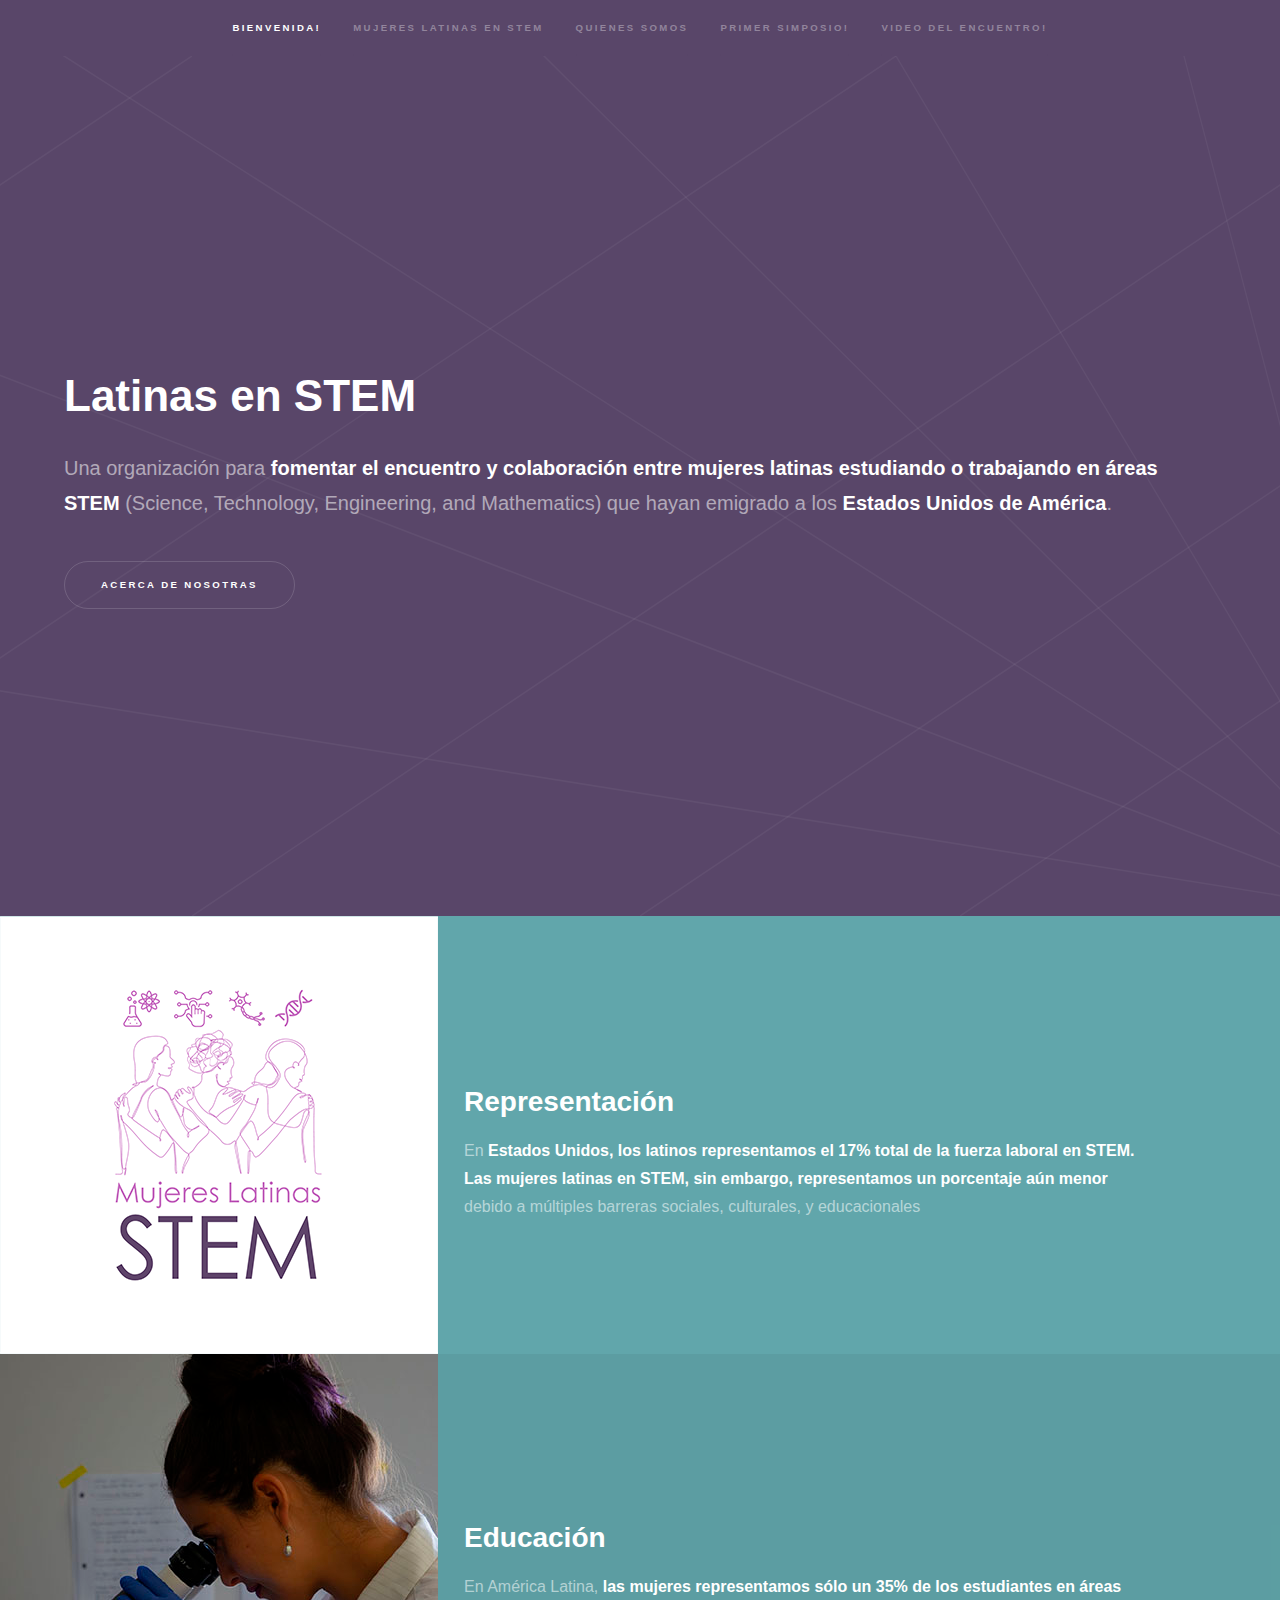
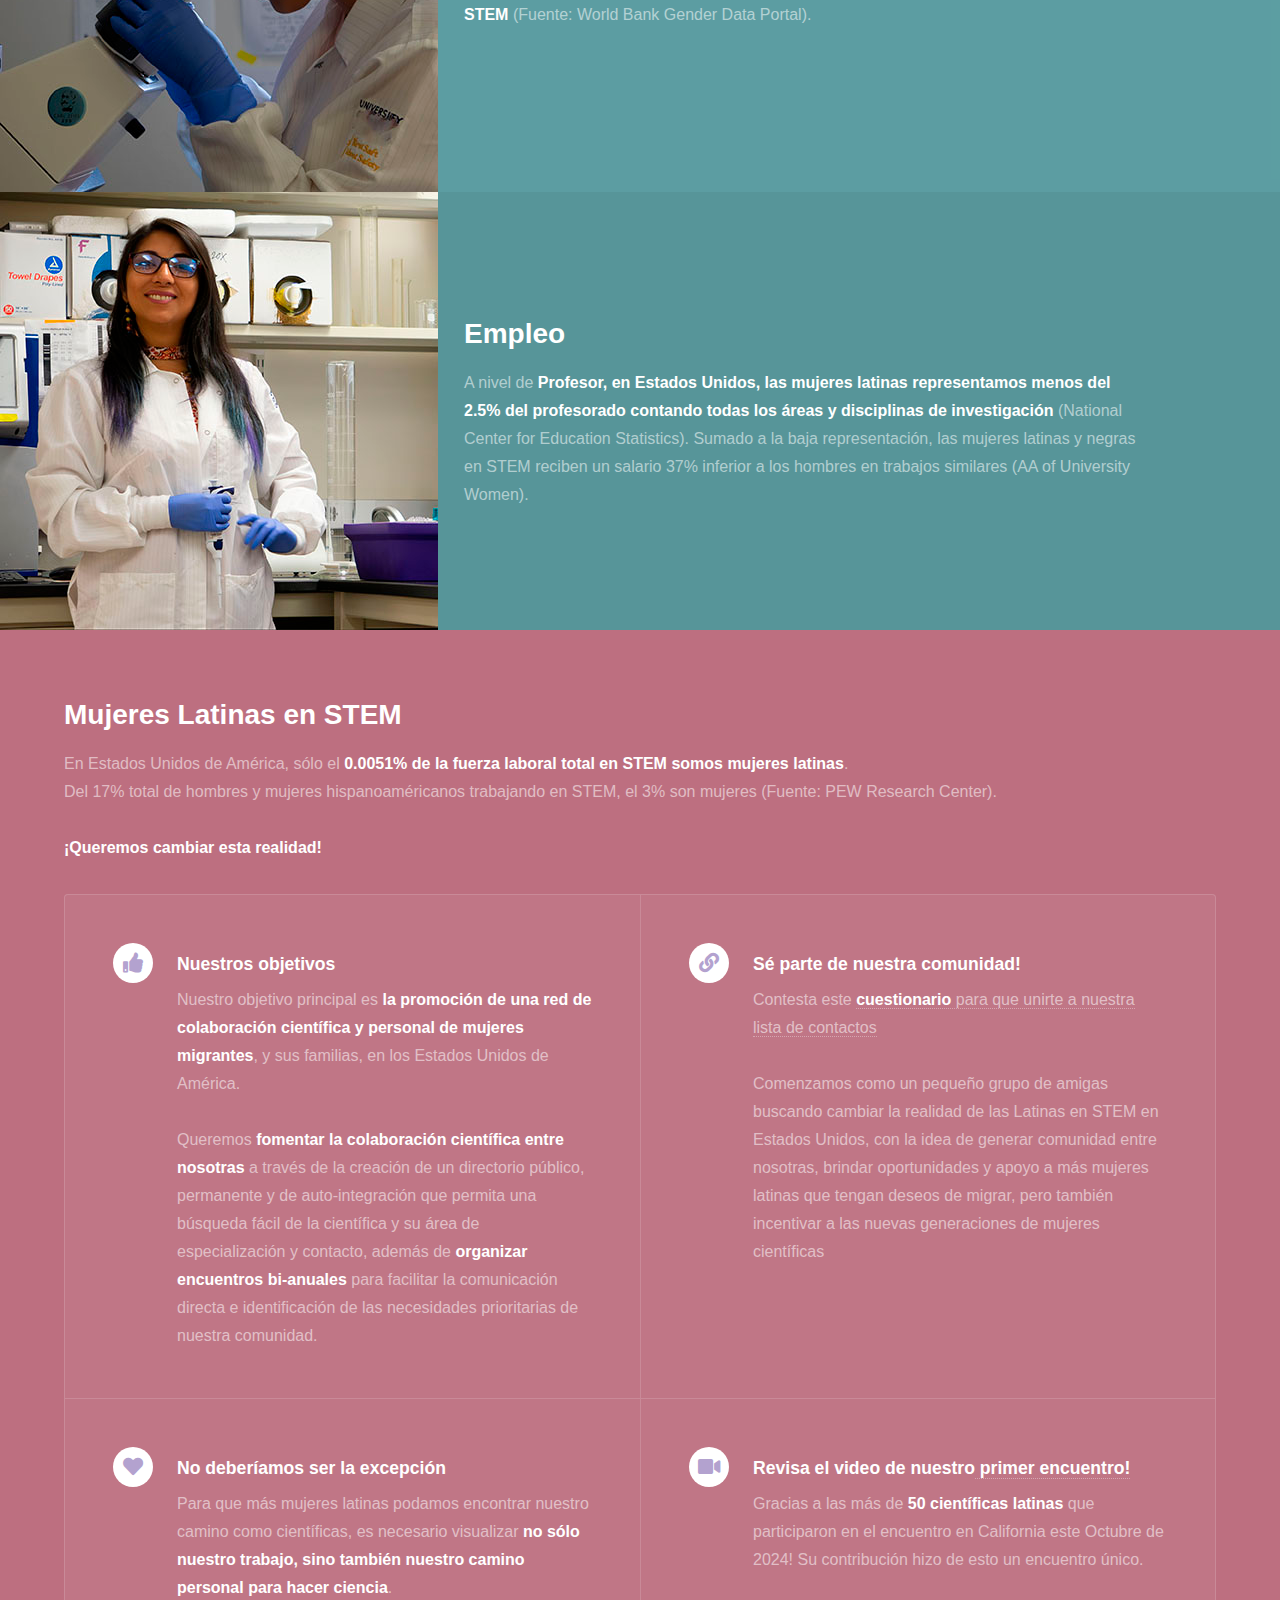
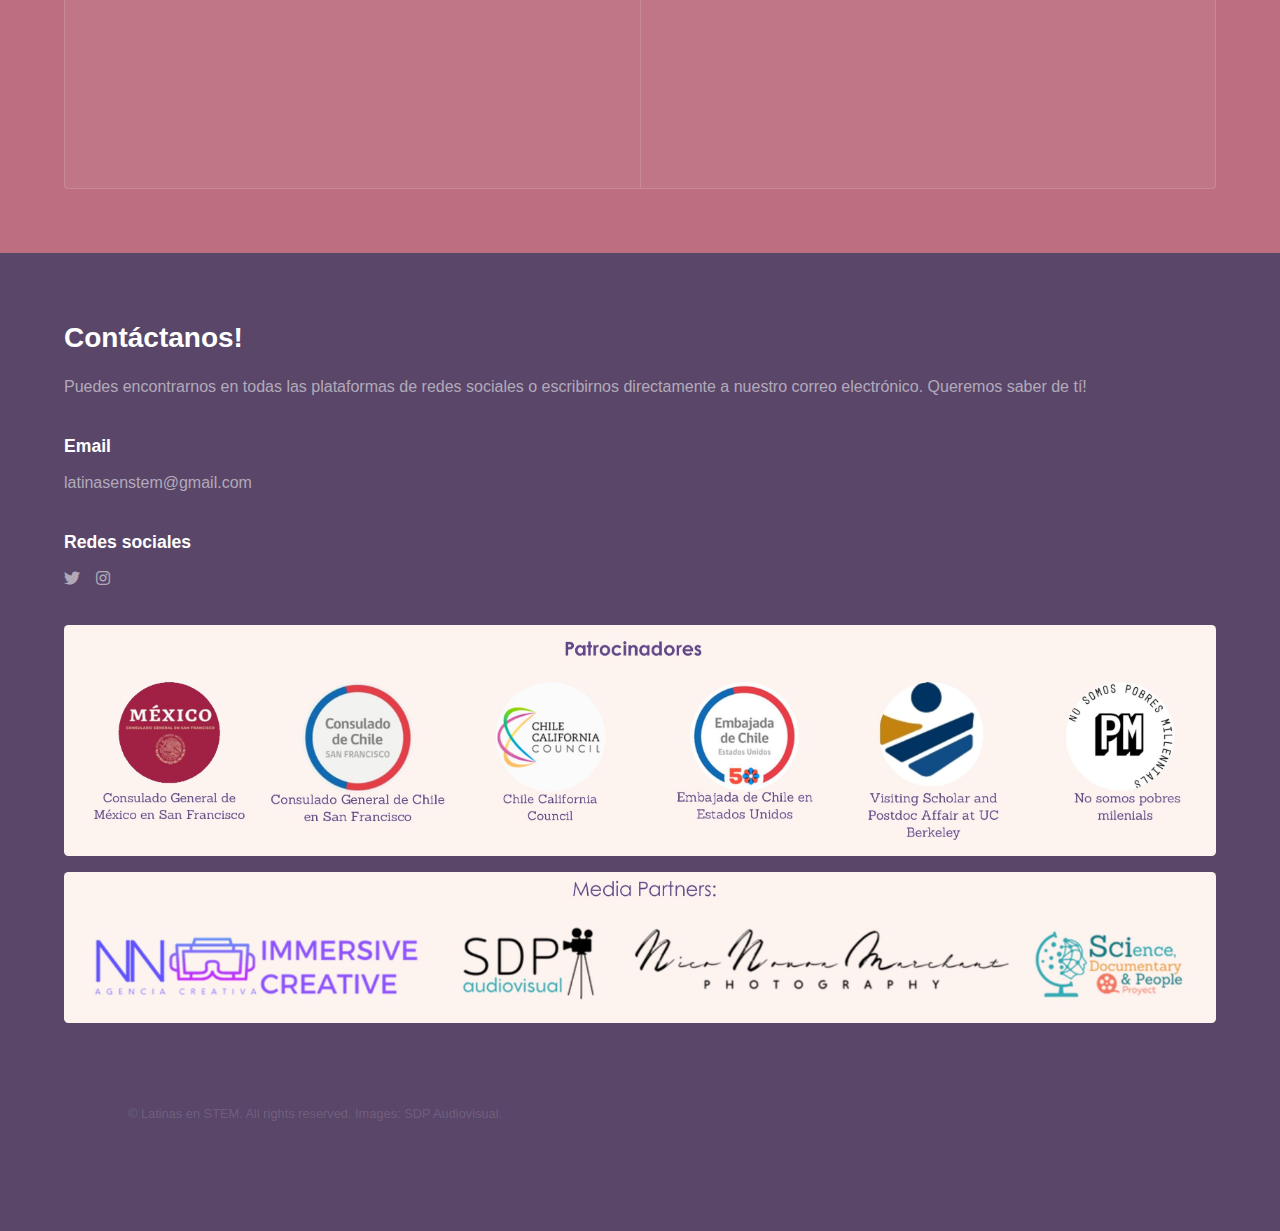
<file: index.html>
<!DOCTYPE HTML>

<html>
	<head>
		<title>Latinas en STEM en U.S.A.</title>
		<meta charset="utf-8" />
		<meta name="viewport" content="width=device-width, initial-scale=1, user-scalable=no" />
		<link rel="stylesheet" href="assets/css/main.css" />
		<noscript><link rel="stylesheet" href="assets/css/noscript.css" /></noscript>
	</head>
	<body class="is-preload">
		<!-- Sidebar -->
			<section id="sidebar">
				<div class="inner">
					<nav>
						<ul>
							<li><a href="#intro">Bienvenida!</a></li>
							<li><a href="#one">Mujeres Latinas en STEM</a></li>   
				            		<li><a href="quienesSomos.html">Quienes Somos</a></li>
							<li><a href="simposio.html">Primer simposio!</a></li>
							<li><a href="https://www.youtube.com/watch?v=vrHLChid8IE">Video del encuentro!</a></li>

						</ul>
					</nav>
				</div>
			</section>
		<!-- Wrapper -->
			<div id="wrapper">

				<!-- Intro -->
					<section id="intro" class="wrapper style1 fullscreen fade-up">
						<div class="inner">
							<h1>Latinas en STEM</h1>
							<p>Una organización para <b>fomentar el encuentro y colaboración entre mujeres latinas estudiando o trabajando en áreas 
                                STEM </b>(Science, Technology, Engineering, and Mathematics) que hayan emigrado a los <b>Estados Unidos de América</b>.</p>
							<ul class="actions">
								<li><a href="#one" class="button scrolly">Acerca de nosotras</a></li>
							</ul>
						</div>
					</section>

				<!-- One -->
					<section id="one" class="wrapper style2 spotlights">
						<section>
							<a href="#" class="image"><img src="images/logo_1.png" alt="" data-position="center center" /></a>
							<div class="content">
                                <div class="inner">
									<h2>Representación</h2>
									En <b>Estados Unidos, los latinos representamos el 17% total de la fuerza laboral en STEM. Las mujeres latinas
                                        en STEM, sin embargo, representamos un porcentaje aún menor</b> debido a múltiples barreras sociales, culturales, y educacionales
                                </div>
							</div>
						</section>
						<section>
							<a href="#" class="image"><img src="images/represent_1.jpg" alt="" data-position="top center" /></a>
							<div class="content">
								<div class="inner">
									<h2>Educación</h2>
									<p>En América Latina, <b>las mujeres representamos sólo un 35% de los estudiantes en áreas STEM</b> (Fuente: World Bank Gender Data Portal).</p>
								</div>
							</div>
						</section>
						<section>
							<a href="#" class="image"><img src="images/empleo_1.jpg" alt="" data-position="25% 25%" /></a>
							<div class="content">
								<div class="inner">
									<h2>Empleo</h2>
									<p>A nivel de <b>Profesor, 
                                        en Estados Unidos, las mujeres latinas representamos menos del 2.5% del profesorado contando todas los áreas y disciplinas de investigación </b> 
                                        (National Center for Education Statistics). Sumado a la baja representación, las mujeres latinas y negras en STEM reciben un salario 37% 
                                        inferior a los hombres en trabajos similares (AA of University Women).</p>

								</div>
							</div>
						</section>
					</section>

				<!-- Two -->
                    <section id="two" class="wrapper style3 fade-up">
						<div class="inner">
							<h2>Mujeres Latinas en STEM</h2>
							<p>En Estados Unidos de América, sólo el <b>0.0051% de la fuerza laboral total en STEM somos mujeres latinas</b>. 
                                <br>Del 17% total de hombres y mujeres hispanoaméricanos trabajando en STEM, el 3% son mujeres (Fuente: PEW Research Center).<br>
                            <br><b>¡Queremos cambiar esta realidad!</b><br></p>
							<div class="features">
								<section>
									<span class="icon solid major fa-thumbs-up"></span>
									<h3>Nuestros objetivos</h3>
									<p>Nuestro objetivo principal es <b>la promoción de una red de colaboración científica y personal de mujeres migrantes</b>, y sus familias, 
                                        en los Estados Unidos de América.
                                        <br><br>
                                    Queremos <b>fomentar la colaboración científica entre nosotras</b> a través de la creación de un directorio público, permanente y de auto-integración que permita una búsqueda fácil
                                        de la científica y su área de especialización y contacto, además de <b>organizar encuentros bi-anuales</b> para facilitar la comunicación directa e identificación de las necesidades
                                        prioritarias de nuestra comunidad.</p>
								</section>
								<section>
									<span class="icon solid major fa-link"></span>
									<h3>Sé parte de nuestra comunidad!</h3>
									<p>Contesta este <a href="https://docs.google.com/forms/d/e/1FAIpQLSeALIuxp8AQBma1XKcBImA7VmfV6f6atx7s18lpE_p6R0eXtg/viewform?usp=sharing"><span class="label"> <b>cuestionario </b> </span>
									para que unirte a nuestra lista de contactos</a>
                                     <br> <br>
                                    Comenzamos como un pequeño grupo de amigas buscando cambiar la realidad de las Latinas en STEM en Estados Unidos, con la idea de generar
                                    comunidad entre nosotras, brindar oportunidades y apoyo a más mujeres latinas que tengan deseos de migrar, pero también incentivar a las
                                    nuevas generaciones de mujeres científicas
                                    </p>
								</section>
								<section>
									<span class="icon solid major fa-heart"></span>
									<h3>No deberíamos ser la excepción</h3>
									<p>Para que más mujeres latinas podamos encontrar nuestro camino como científicas, 
										es necesario visualizar <b>no sólo nuestro trabajo,
                                    sino también nuestro camino personal para hacer ciencia</b>.</p>
								</section>
								<section>
									<span class="icon solid major fa-video"></span>
									<h3>Revisa el video de nuestro<a href="https://latinasenstem.github.io/simposio.html"> primer encuentro!</a></h3>
									<p> Gracias a las más de <b>50 científicas latinas</b> que participaron en el encuentro en California este Octubre de 2024! 
									Su contribución hizo de esto un encuentro único.
				    					<iframe width="280" height="157" src="https://www.youtube.com/embed/vrHLChid8IE" title="YouTube video player" frameborder="0" allow="accelerometer; autoplay; clipboard-write; encrypted-media; gyroscope; picture-in-picture" allowfullscreen></iframe>
									</p>
								</section>

							</div>

						</div>
					</section>

				<!-- Three -->
                <section id="three" class="wrapper style1 fade-up">
						<div class="inner">
							<h2>Contáctanos!</h2>
							<p>Puedes encontrarnos en todas las plataformas de redes sociales o escribirnos 
                                directamente a nuestro correo electrónico. Queremos saber de tí!</p>
							<div class="inner">
								<section>

											<h3>Email</h3>
											<span>latinasenstem@gmail.com</span>
                                    
                                    <p></p>
                                            <h3>Redes sociales</h3>
								            <ul class="icons">
												<li><a href="https://x.com/latinasenstem" class="icon brands fa-twitter"><span class="label">Twitter</span></a></li>
												<li><a href="https://www.instagram.com/mujeres_latinas_en_stem" class="icon brands fa-instagram"><span class="label">Instagram</span></a></li>
                                    </ul>
                                     <p></p>
                                </section>
                <section id="four" class="inner">

                                            <h3>
								    <a href="#" class="image">
                                    <img src="images/patrocinadores.jpg" alt="" style="width: 100%; height: 100%;" />
                                    </a></h3>
								    <h3>
								    <a href="#" class="image">
                                    <img src="images/mediapartners.jpg" alt="" style="width: 100%; height: 100%;" />
                                    </a></h3>
                                </section>



		<!-- Footer -->
			<footer id="footer" class="wrapper style1-alt">
				<div class="inner">
					<ul class="menu">
						<li>&copy; Latinas en STEM. All rights reserved. Images: SDP Audiovisual. </li>
					</ul>
				</div>
			</footer>

		<!-- Scripts -->
			<script src="assets/js/jquery.min.js"></script>
			<script src="assets/js/jquery.scrollex.min.js"></script>
			<script src="assets/js/jquery.scrolly.min.js"></script>
			<script src="assets/js/browser.min.js"></script>
			<script src="assets/js/breakpoints.min.js"></script>
			<script src="assets/js/util.js"></script>
			<script src="assets/js/main.js"></script>

	</body>
								<script>
    // Select the toggle button and sidebar
    const toggleButton = document.getElementById('sidebar-toggle');
    const sidebar = document.getElementById('sidebar');

    // Add click event to toggle visibility
    toggleButton.addEventListener('click', () => {
        sidebar.classList.toggle('visible');
    });
</script>

</html>
</file>
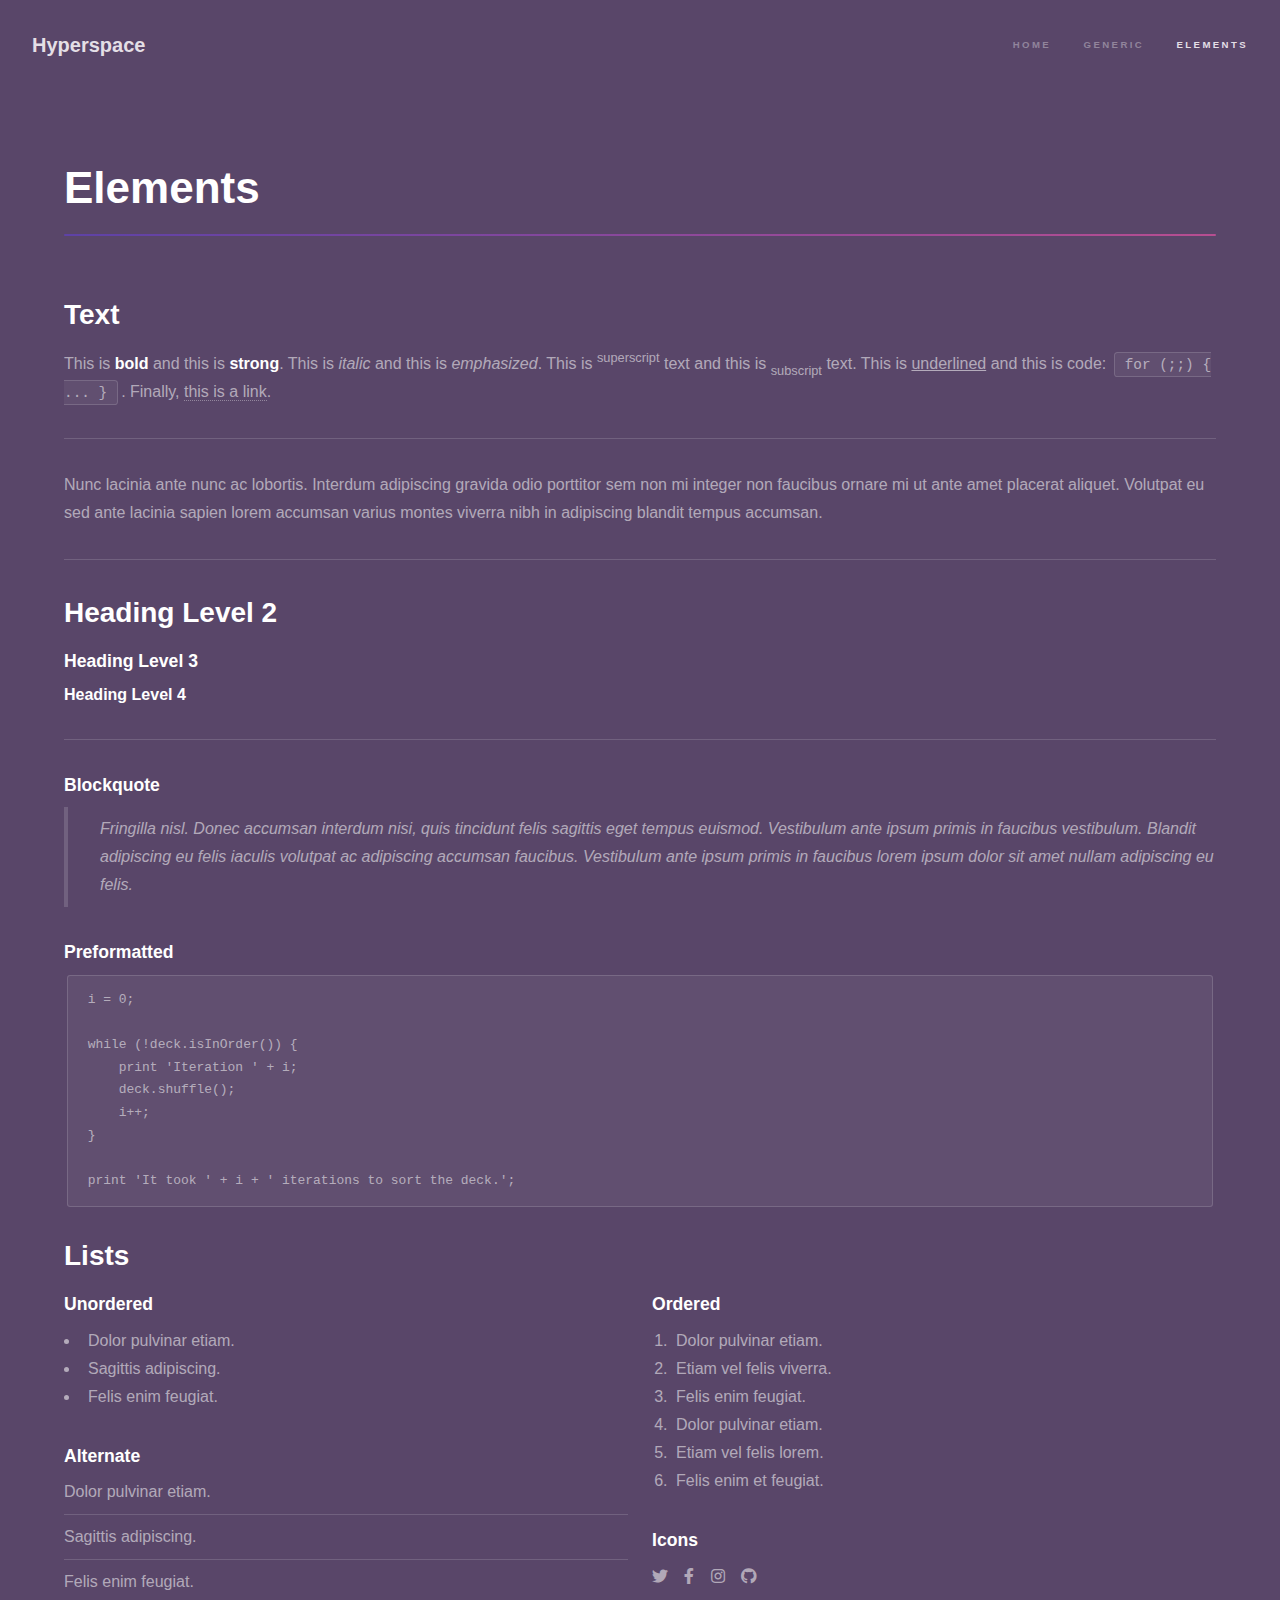
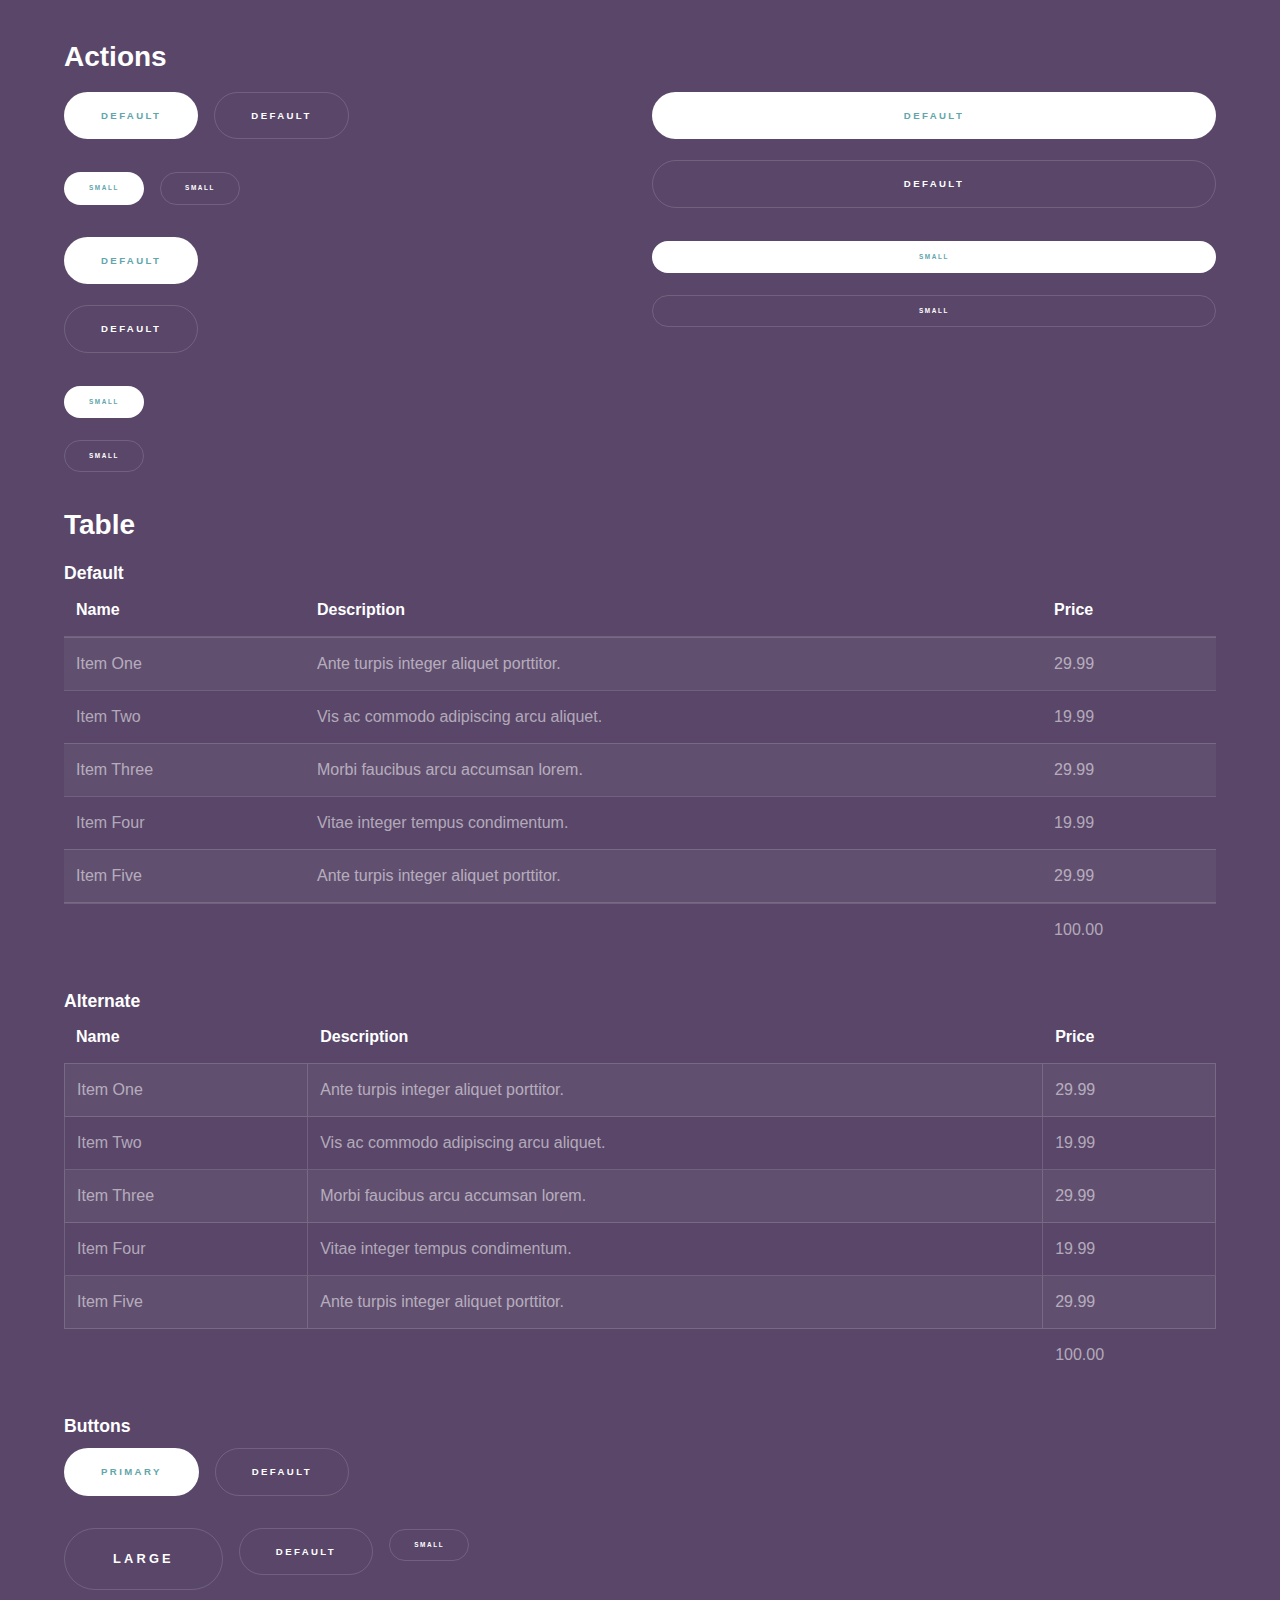
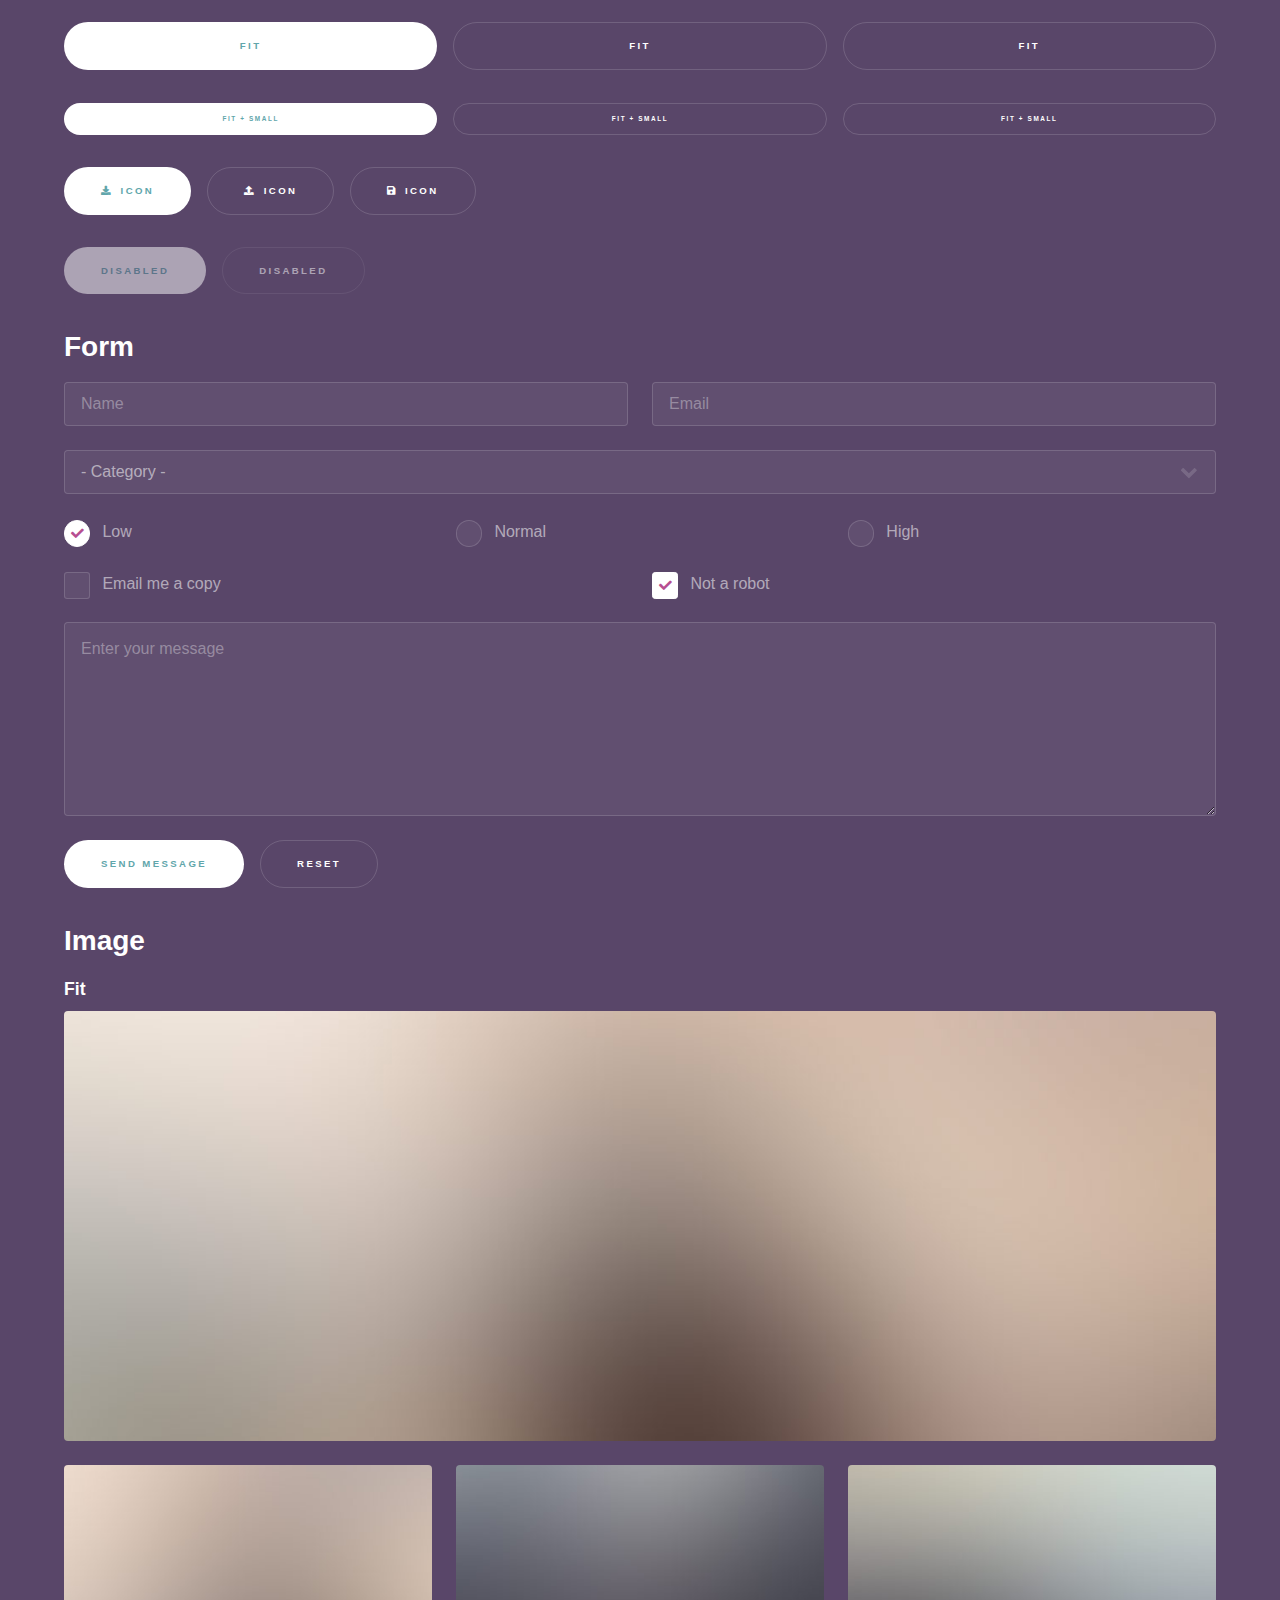
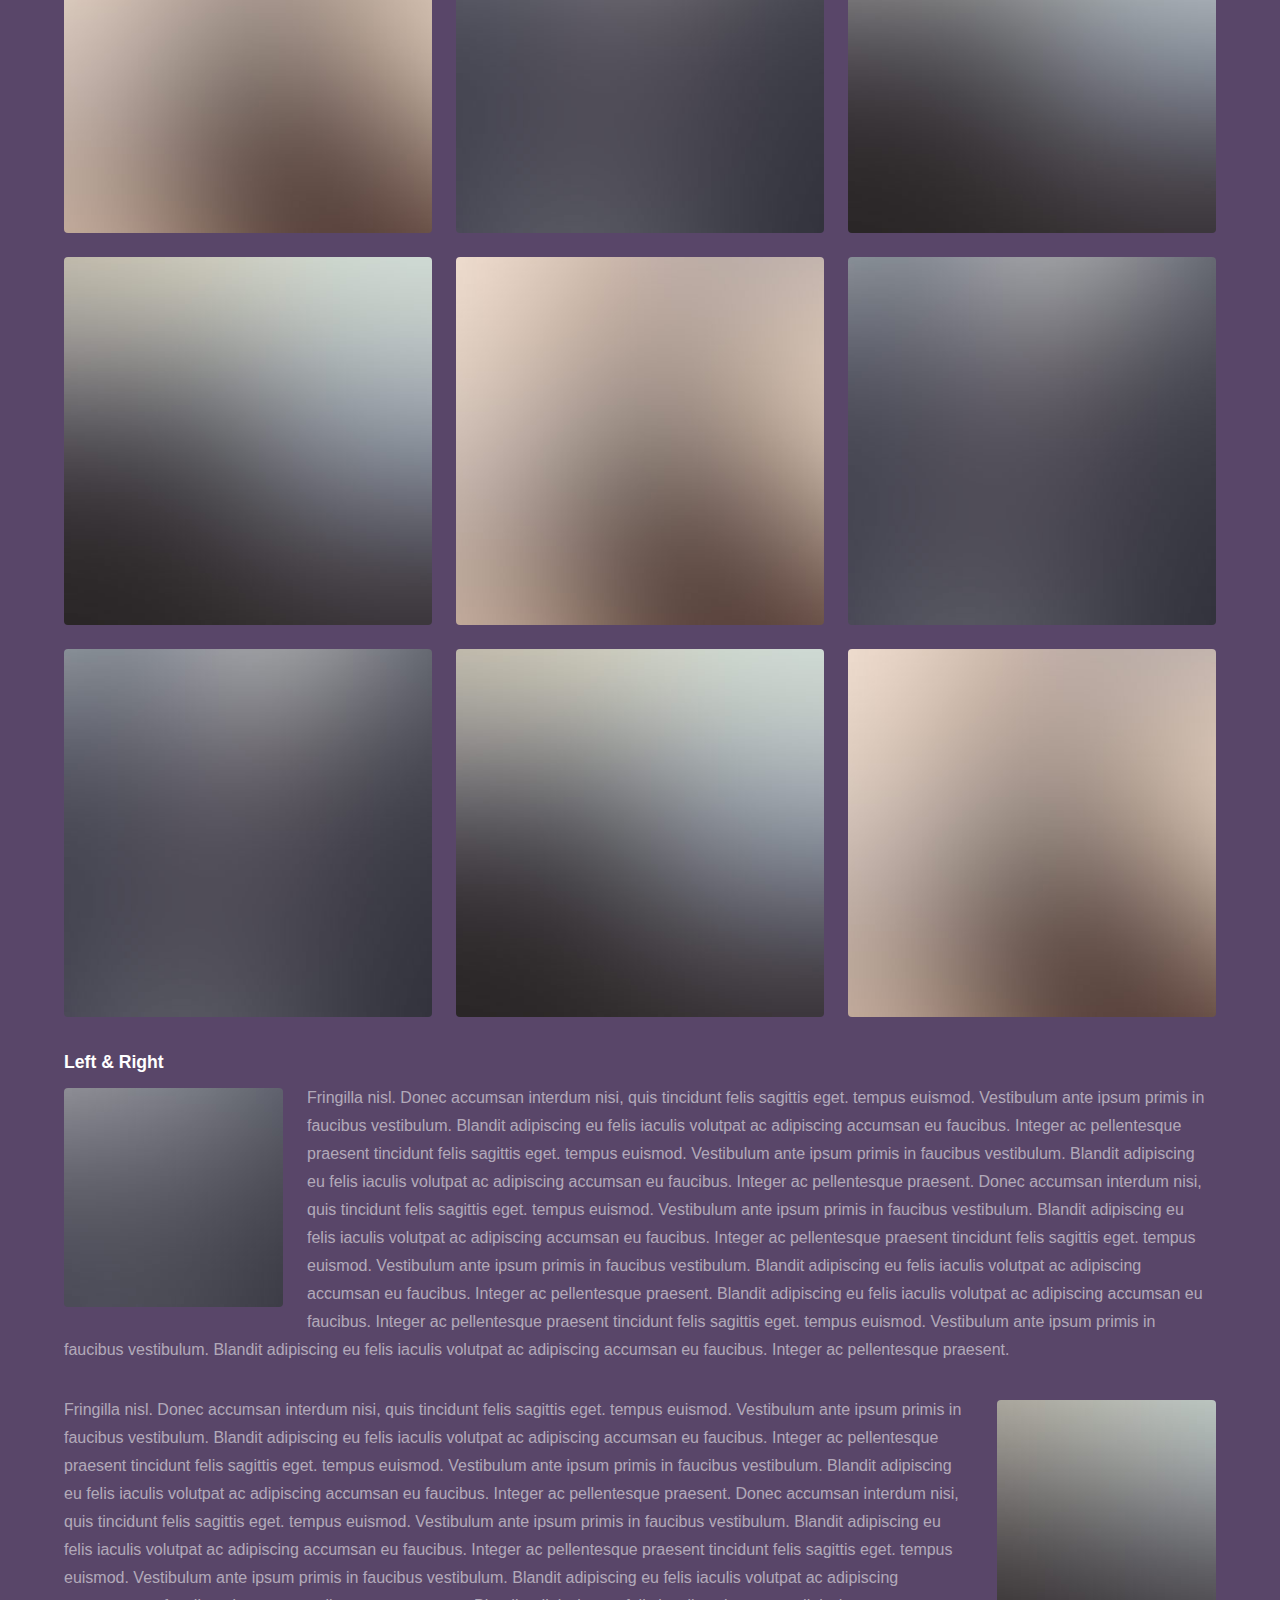
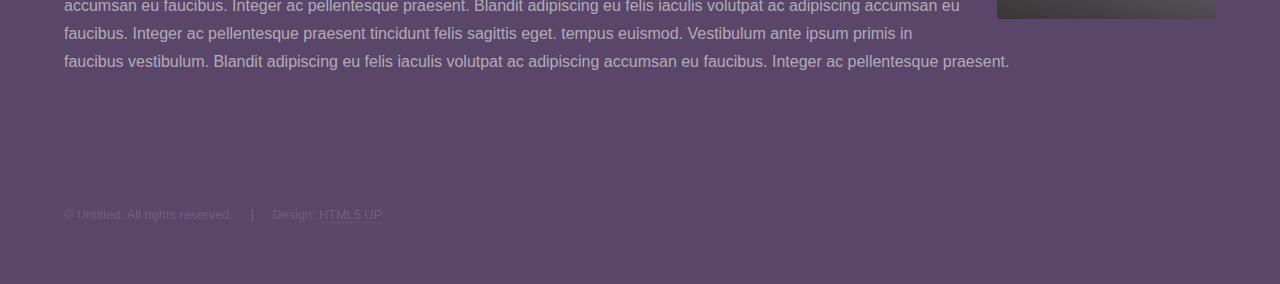
<file: elements.html>
<!DOCTYPE HTML>
<!--
	Hyperspace by HTML5 UP
	html5up.net | @ajlkn
	Free for personal and commercial use under the CCA 3.0 license (html5up.net/license)
-->
<html>
	<head>
		<title>Elements - Hyperspace by HTML5 UP</title>
		<meta charset="utf-8" />
		<meta name="viewport" content="width=device-width, initial-scale=1, user-scalable=no" />
		<link rel="stylesheet" href="assets/css/main.css" />
		<noscript><link rel="stylesheet" href="assets/css/noscript.css" /></noscript>
	</head>
	<body class="is-preload">

		<!-- Header -->
			<header id="header">
				<a href="index.html" class="title">Hyperspace</a>
				<nav>
					<ul>
						<li><a href="index.html">Home</a></li>
						<li><a href="generic.html">Generic</a></li>
						<li><a href="elements.html"  class="active">Elements</a></li>
					</ul>
				</nav>
			</header>

		<!-- Wrapper -->
			<div id="wrapper">

				<!-- Main -->
					<section id="main" class="wrapper">
						<div class="inner">
							<h1 class="major">Elements</h1>

							<!-- Text -->
								<section>
									<h2>Text</h2>
									<p>This is <b>bold</b> and this is <strong>strong</strong>. This is <i>italic</i> and this is <em>emphasized</em>.
									This is <sup>superscript</sup> text and this is <sub>subscript</sub> text.
									This is <u>underlined</u> and this is code: <code>for (;;) { ... }</code>. Finally, <a href="#">this is a link</a>.</p>
									<hr />
									<p>Nunc lacinia ante nunc ac lobortis. Interdum adipiscing gravida odio porttitor sem non mi integer non faucibus ornare mi ut ante amet placerat aliquet. Volutpat eu sed ante lacinia sapien lorem accumsan varius montes viverra nibh in adipiscing blandit tempus accumsan.</p>
									<hr />
									<h2>Heading Level 2</h2>
									<h3>Heading Level 3</h3>
									<h4>Heading Level 4</h4>
									<hr />
									<h3>Blockquote</h3>
									<blockquote>Fringilla nisl. Donec accumsan interdum nisi, quis tincidunt felis sagittis eget tempus euismod. Vestibulum ante ipsum primis in faucibus vestibulum. Blandit adipiscing eu felis iaculis volutpat ac adipiscing accumsan faucibus. Vestibulum ante ipsum primis in faucibus lorem ipsum dolor sit amet nullam adipiscing eu felis.</blockquote>
									<h3>Preformatted</h3>
									<pre><code>i = 0;

while (!deck.isInOrder()) {
    print 'Iteration ' + i;
    deck.shuffle();
    i++;
}

print 'It took ' + i + ' iterations to sort the deck.';</code></pre>
								</section>

							<!-- Lists -->
								<section>
									<h2>Lists</h2>
									<div class="row">
										<div class="col-6 col-12-medium">
											<h3>Unordered</h3>
											<ul>
												<li>Dolor pulvinar etiam.</li>
												<li>Sagittis adipiscing.</li>
												<li>Felis enim feugiat.</li>
											</ul>
											<h3>Alternate</h3>
											<ul class="alt">
												<li>Dolor pulvinar etiam.</li>
												<li>Sagittis adipiscing.</li>
												<li>Felis enim feugiat.</li>
											</ul>
										</div>
										<div class="col-6 col-12-medium">
											<h3>Ordered</h3>
											<ol>
												<li>Dolor pulvinar etiam.</li>
												<li>Etiam vel felis viverra.</li>
												<li>Felis enim feugiat.</li>
												<li>Dolor pulvinar etiam.</li>
												<li>Etiam vel felis lorem.</li>
												<li>Felis enim et feugiat.</li>
											</ol>
											<h3>Icons</h3>
											<ul class="icons">
												<li><a href="#" class="icon brands fa-twitter"><span class="label">Twitter</span></a></li>
												<li><a href="#" class="icon brands fa-facebook-f"><span class="label">Facebook</span></a></li>
												<li><a href="#" class="icon brands fa-instagram"><span class="label">Instagram</span></a></li>
												<li><a href="#" class="icon brands fa-github"><span class="label">Github</span></a></li>
											</ul>
										</div>
									</div>
									<h2>Actions</h2>
									<div class="row">
										<div class="col-6 col-12-medium">
											<ul class="actions">
												<li><a href="#" class="button primary">Default</a></li>
												<li><a href="#" class="button">Default</a></li>
											</ul>
											<ul class="actions small">
												<li><a href="#" class="button primary small">Small</a></li>
												<li><a href="#" class="button small">Small</a></li>
											</ul>
											<ul class="actions stacked">
												<li><a href="#" class="button primary">Default</a></li>
												<li><a href="#" class="button">Default</a></li>
											</ul>
											<ul class="actions stacked">
												<li><a href="#" class="button primary small">Small</a></li>
												<li><a href="#" class="button small">Small</a></li>
											</ul>
										</div>
										<div class="col-6 col-12-medium">
											<ul class="actions stacked">
												<li><a href="#" class="button primary fit">Default</a></li>
												<li><a href="#" class="button fit">Default</a></li>
											</ul>
											<ul class="actions stacked">
												<li><a href="#" class="button primary small fit">Small</a></li>
												<li><a href="#" class="button small fit">Small</a></li>
											</ul>
										</div>
									</div>
								</section>

							<!-- Table -->
								<section>
									<h2>Table</h2>
									<h3>Default</h3>
									<div class="table-wrapper">
										<table>
											<thead>
												<tr>
													<th>Name</th>
													<th>Description</th>
													<th>Price</th>
												</tr>
											</thead>
											<tbody>
												<tr>
													<td>Item One</td>
													<td>Ante turpis integer aliquet porttitor.</td>
													<td>29.99</td>
												</tr>
												<tr>
													<td>Item Two</td>
													<td>Vis ac commodo adipiscing arcu aliquet.</td>
													<td>19.99</td>
												</tr>
												<tr>
													<td>Item Three</td>
													<td> Morbi faucibus arcu accumsan lorem.</td>
													<td>29.99</td>
												</tr>
												<tr>
													<td>Item Four</td>
													<td>Vitae integer tempus condimentum.</td>
													<td>19.99</td>
												</tr>
												<tr>
													<td>Item Five</td>
													<td>Ante turpis integer aliquet porttitor.</td>
													<td>29.99</td>
												</tr>
											</tbody>
											<tfoot>
												<tr>
													<td colspan="2"></td>
													<td>100.00</td>
												</tr>
											</tfoot>
										</table>
									</div>

									<h3>Alternate</h3>
									<div class="table-wrapper">
										<table class="alt">
											<thead>
												<tr>
													<th>Name</th>
													<th>Description</th>
													<th>Price</th>
												</tr>
											</thead>
											<tbody>
												<tr>
													<td>Item One</td>
													<td>Ante turpis integer aliquet porttitor.</td>
													<td>29.99</td>
												</tr>
												<tr>
													<td>Item Two</td>
													<td>Vis ac commodo adipiscing arcu aliquet.</td>
													<td>19.99</td>
												</tr>
												<tr>
													<td>Item Three</td>
													<td> Morbi faucibus arcu accumsan lorem.</td>
													<td>29.99</td>
												</tr>
												<tr>
													<td>Item Four</td>
													<td>Vitae integer tempus condimentum.</td>
													<td>19.99</td>
												</tr>
												<tr>
													<td>Item Five</td>
													<td>Ante turpis integer aliquet porttitor.</td>
													<td>29.99</td>
												</tr>
											</tbody>
											<tfoot>
												<tr>
													<td colspan="2"></td>
													<td>100.00</td>
												</tr>
											</tfoot>
										</table>
									</div>
								</section>

							<!-- Buttons -->
								<section>
									<h3>Buttons</h3>
									<ul class="actions">
										<li><a href="#" class="button primary">Primary</a></li>
										<li><a href="#" class="button">Default</a></li>
									</ul>
									<ul class="actions">
										<li><a href="#" class="button large">Large</a></li>
										<li><a href="#" class="button">Default</a></li>
										<li><a href="#" class="button small">Small</a></li>
									</ul>
									<ul class="actions fit">
										<li><a href="#" class="button primary fit">Fit</a></li>
										<li><a href="#" class="button fit">Fit</a></li>
										<li><a href="#" class="button fit">Fit</a></li>
									</ul>
									<ul class="actions fit small">
										<li><a href="#" class="button primary fit small">Fit + Small</a></li>
										<li><a href="#" class="button fit small">Fit + Small</a></li>
										<li><a href="#" class="button fit small">Fit + Small</a></li>
									</ul>
									<ul class="actions">
										<li><a href="#" class="button primary icon solid fa-download">Icon</a></li>
										<li><a href="#" class="button icon solid fa-upload">Icon</a></li>
										<li><a href="#" class="button icon solid fa-save">Icon</a></li>
									</ul>
									<ul class="actions">
										<li><span class="button primary disabled">Disabled</span></li>
										<li><span class="button disabled">Disabled</span></li>
									</ul>
								</section>

							<!-- Form -->
								<section>
									<h2>Form</h2>
									<form method="post" action="#">
										<div class="row gtr-uniform">
											<div class="col-6 col-12-xsmall">
												<input type="text" name="demo-name" id="demo-name" value="" placeholder="Name" />
											</div>
											<div class="col-6 col-12-xsmall">
												<input type="email" name="demo-email" id="demo-email" value="" placeholder="Email" />
											</div>
											<div class="col-12">
												<select name="demo-category" id="demo-category">
													<option value="">- Category -</option>
													<option value="1">Manufacturing</option>
													<option value="1">Shipping</option>
													<option value="1">Administration</option>
													<option value="1">Human Resources</option>
												</select>
											</div>
											<div class="col-4 col-12-small">
												<input type="radio" id="demo-priority-low" name="demo-priority" checked>
												<label for="demo-priority-low">Low</label>
											</div>
											<div class="col-4 col-12-small">
												<input type="radio" id="demo-priority-normal" name="demo-priority">
												<label for="demo-priority-normal">Normal</label>
											</div>
											<div class="col-4 col-12-small">
												<input type="radio" id="demo-priority-high" name="demo-priority">
												<label for="demo-priority-high">High</label>
											</div>
											<div class="col-6 col-12-small">
												<input type="checkbox" id="demo-copy" name="demo-copy">
												<label for="demo-copy">Email me a copy</label>
											</div>
											<div class="col-6 col-12-small">
												<input type="checkbox" id="demo-human" name="demo-human" checked>
												<label for="demo-human">Not a robot</label>
											</div>
											<div class="col-12">
												<textarea name="demo-message" id="demo-message" placeholder="Enter your message" rows="6"></textarea>
											</div>
											<div class="col-12">
												<ul class="actions">
													<li><input type="submit" value="Send Message" class="primary" /></li>
													<li><input type="reset" value="Reset" /></li>
												</ul>
											</div>
										</div>
									</form>
								</section>

							<!-- Image -->
								<section>
									<h2>Image</h2>
									<h3>Fit</h3>
									<div class="box alt">
										<div class="row gtr-uniform">
											<div class="col-12"><span class="image fit"><img src="images/pic04.jpg" alt="" /></span></div>
											<div class="col-4"><span class="image fit"><img src="images/pic01.jpg" alt="" /></span></div>
											<div class="col-4"><span class="image fit"><img src="images/pic02.jpg" alt="" /></span></div>
											<div class="col-4"><span class="image fit"><img src="images/pic03.jpg" alt="" /></span></div>
											<div class="col-4"><span class="image fit"><img src="images/pic03.jpg" alt="" /></span></div>
											<div class="col-4"><span class="image fit"><img src="images/pic01.jpg" alt="" /></span></div>
											<div class="col-4"><span class="image fit"><img src="images/pic02.jpg" alt="" /></span></div>
											<div class="col-4"><span class="image fit"><img src="images/pic02.jpg" alt="" /></span></div>
											<div class="col-4"><span class="image fit"><img src="images/pic03.jpg" alt="" /></span></div>
											<div class="col-4"><span class="image fit"><img src="images/pic01.jpg" alt="" /></span></div>
										</div>
									</div>
									<h3>Left &amp; Right</h3>
									<p><span class="image left"><img src="images/pic05.jpg" alt="" /></span>Fringilla nisl. Donec accumsan interdum nisi, quis tincidunt felis sagittis eget. tempus euismod. Vestibulum ante ipsum primis in faucibus vestibulum. Blandit adipiscing eu felis iaculis volutpat ac adipiscing accumsan eu faucibus. Integer ac pellentesque praesent tincidunt felis sagittis eget. tempus euismod. Vestibulum ante ipsum primis in faucibus vestibulum. Blandit adipiscing eu felis iaculis volutpat ac adipiscing accumsan eu faucibus. Integer ac pellentesque praesent. Donec accumsan interdum nisi, quis tincidunt felis sagittis eget. tempus euismod. Vestibulum ante ipsum primis in faucibus vestibulum. Blandit adipiscing eu felis iaculis volutpat ac adipiscing accumsan eu faucibus. Integer ac pellentesque praesent tincidunt felis sagittis eget. tempus euismod. Vestibulum ante ipsum primis in faucibus vestibulum. Blandit adipiscing eu felis iaculis volutpat ac adipiscing accumsan eu faucibus. Integer ac pellentesque praesent. Blandit adipiscing eu felis iaculis volutpat ac adipiscing accumsan eu faucibus. Integer ac pellentesque praesent tincidunt felis sagittis eget. tempus euismod. Vestibulum ante ipsum primis in faucibus vestibulum. Blandit adipiscing eu felis iaculis volutpat ac adipiscing accumsan eu faucibus. Integer ac pellentesque praesent.</p>
									<p><span class="image right"><img src="images/pic06.jpg" alt="" /></span>Fringilla nisl. Donec accumsan interdum nisi, quis tincidunt felis sagittis eget. tempus euismod. Vestibulum ante ipsum primis in faucibus vestibulum. Blandit adipiscing eu felis iaculis volutpat ac adipiscing accumsan eu faucibus. Integer ac pellentesque praesent tincidunt felis sagittis eget. tempus euismod. Vestibulum ante ipsum primis in faucibus vestibulum. Blandit adipiscing eu felis iaculis volutpat ac adipiscing accumsan eu faucibus. Integer ac pellentesque praesent. Donec accumsan interdum nisi, quis tincidunt felis sagittis eget. tempus euismod. Vestibulum ante ipsum primis in faucibus vestibulum. Blandit adipiscing eu felis iaculis volutpat ac adipiscing accumsan eu faucibus. Integer ac pellentesque praesent tincidunt felis sagittis eget. tempus euismod. Vestibulum ante ipsum primis in faucibus vestibulum. Blandit adipiscing eu felis iaculis volutpat ac adipiscing accumsan eu faucibus. Integer ac pellentesque praesent. Blandit adipiscing eu felis iaculis volutpat ac adipiscing accumsan eu faucibus. Integer ac pellentesque praesent tincidunt felis sagittis eget. tempus euismod. Vestibulum ante ipsum primis in faucibus vestibulum. Blandit adipiscing eu felis iaculis volutpat ac adipiscing accumsan eu faucibus. Integer ac pellentesque praesent.</p>
								</section>

						</div>
					</section>

			</div>

		<!-- Footer -->
			<footer id="footer" class="wrapper alt">
				<div class="inner">
					<ul class="menu">
						<li>&copy; Untitled. All rights reserved.</li><li>Design: <a href="http://html5up.net">HTML5 UP</a></li>
					</ul>
				</div>
			</footer>

		<!-- Scripts -->
			<script src="assets/js/jquery.min.js"></script>
			<script src="assets/js/jquery.scrollex.min.js"></script>
			<script src="assets/js/jquery.scrolly.min.js"></script>
			<script src="assets/js/browser.min.js"></script>
			<script src="assets/js/breakpoints.min.js"></script>
			<script src="assets/js/util.js"></script>
			<script src="assets/js/main.js"></script>

	</body>
</html>
</file>
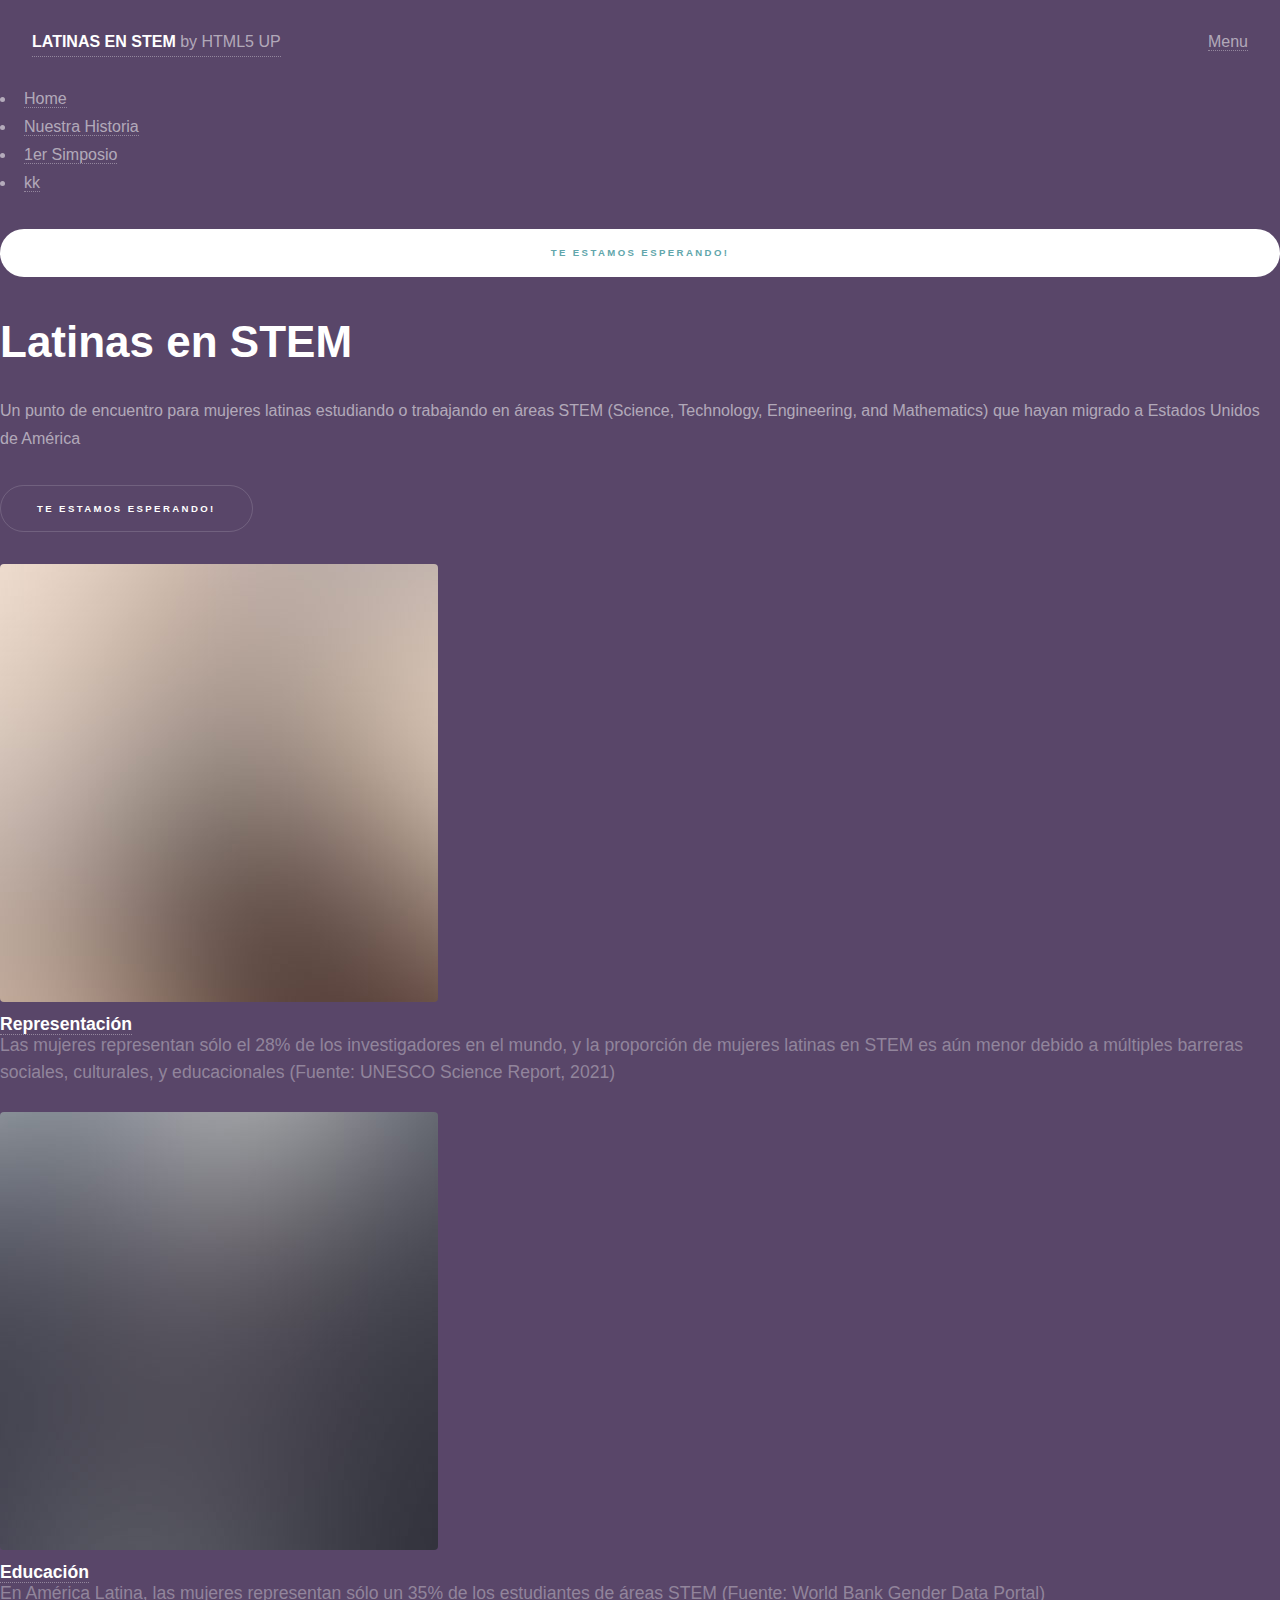
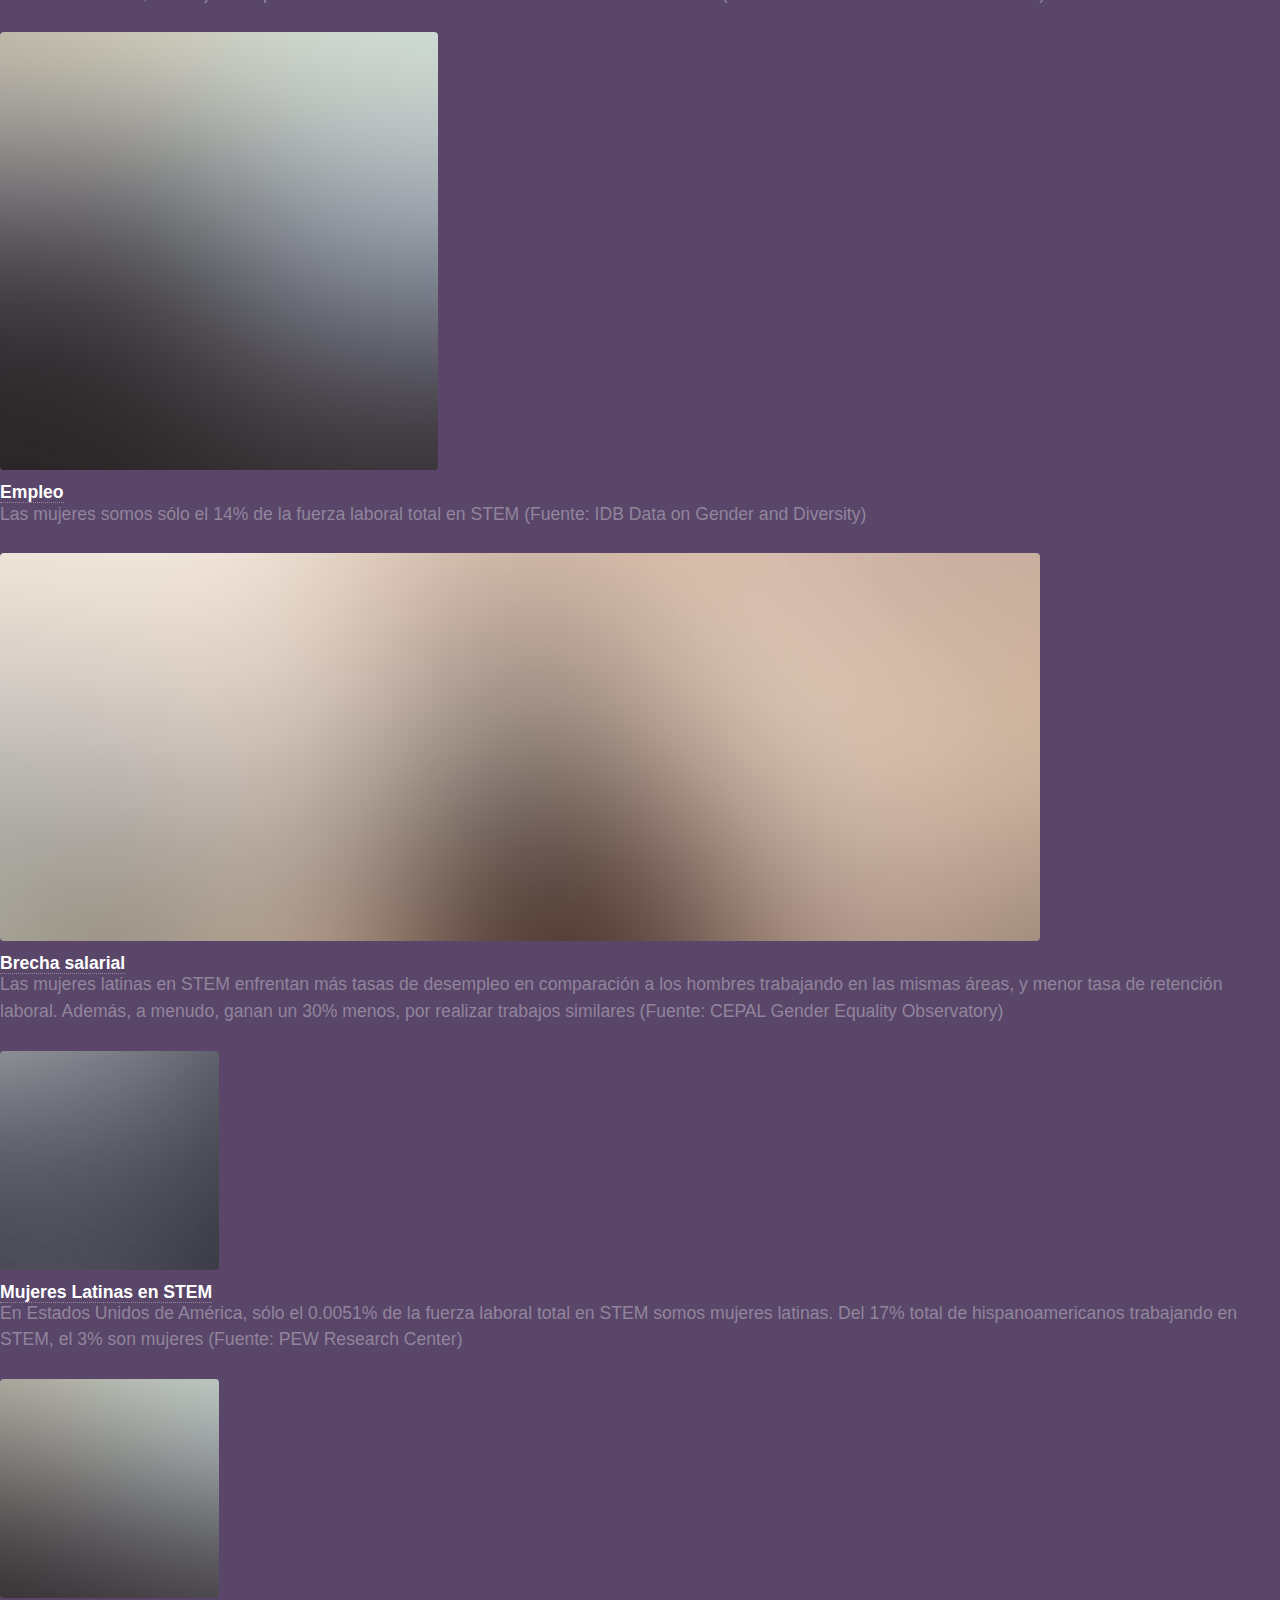
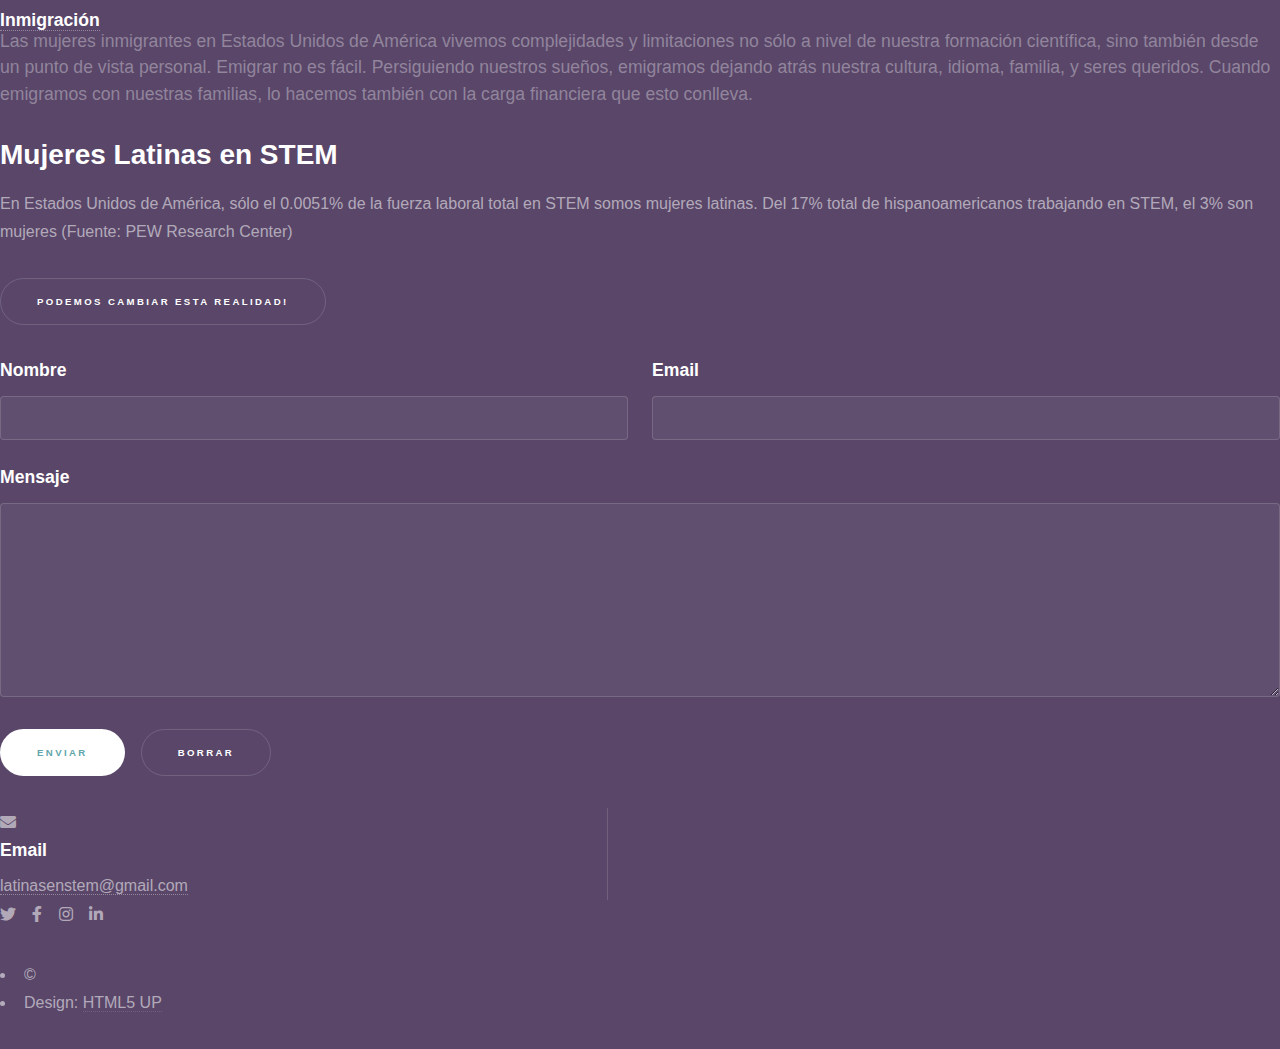
<file: index_nonedited.html>
<!DOCTYPE HTML>
<!--
	Forty by HTML5 UP
	html5up.net | @ajlkn
	Free for personal and commercial use under the CCA 3.0 license (html5up.net/license)
-->
<html>
	<head>
		<title>Forty by HTML5 UP</title>
		<meta charset="utf-8" />
		<meta name="viewport" content="width=device-width, initial-scale=1, user-scalable=no" />
		<link rel="stylesheet" href="assets/css/main.css" />
		<noscript><link rel="stylesheet" href="assets/css/noscript.css" /></noscript>
	</head>
	<body class="is-preload">

		<!-- Wrapper -->
			<div id="wrapper">

				<!-- Header -->
					<header id="header" class="alt">
						<a href="index.html" class="logo"><strong>LATINAS EN STEM</strong> <span>by HTML5 UP</span></a>
						<nav>
							<a href="#menu">Menu</a>
						</nav>
					</header>

				<!-- Menu -->
					<nav id="menu">
						<ul class="links">
							<li><a href="index.html">Home</a></li>
							<li><a href="landing.html">Nuestra Historia</a></li>
							<li><a href="generic.html">1er Simposio</a></li>
							<li><a href="elements.html">kk</a></li>
                        </ul>
						<ul class="actions stacked">
							<li><a href="#" class="button primary fit">Te estamos esperando!</a></li>
						</ul>
					</nav>

				<!-- Banner -->
					<section id="banner" class="major">
						<div class="inner">
							<header class="major">
								<h1>Latinas en STEM</h1>
							</header>
							<div class="content">
								<p>Un punto de encuentro para mujeres latinas estudiando o trabajando en áreas STEM (Science, Technology, Engineering, and Mathematics) que hayan migrado a Estados Unidos de América</p>
								<ul class="actions">
									<li><a href="#one" class="button next scrolly">Te estamos esperando!</a></li>
								</ul>
							</div>
						</div>
					</section>

				<!-- Main -->
					<div id="main">

						<!-- One -->
							<section id="one" class="tiles">
								<article>
									<span class="image">
										<img src="images/pic01.jpg" alt="" />
									</span>
									<header class="major">
										<h3><a href="landing.html" class="link">Representación</a></h3>
										<p>Las mujeres representan sólo el 28% de los investigadores en el mundo, y la proporción de mujeres latinas en STEM es aún menor debido a múltiples barreras sociales, culturales, y educacionales (Fuente: UNESCO Science Report, 2021)</p>
									</header>
								</article>
								<article>
									<span class="image">
										<img src="images/pic02.jpg" alt="" />
									</span>
									<header class="major">
										<h3><a href="landing.html" class="link">Educación</a></h3>
										<p>En América Latina, las mujeres representan sólo un 35% de los estudiantes de áreas STEM (Fuente: World Bank Gender Data Portal)</p>
									</header>
								</article>
								<article>
									<span class="image">
										<img src="images/pic03.jpg" alt="" />
									</span>
									<header class="major">
										<h3><a href="landing.html" class="link">Empleo</a></h3>
										<p>Las mujeres somos sólo el 14% de la fuerza laboral total en STEM (Fuente: IDB Data on Gender and Diversity)</p>
									</header>
								</article>
								<article>
									<span class="image">
										<img src="images/pic04.jpg" alt="" />
									</span>
									<header class="major">
										<h3><a href="landing.html" class="link">Brecha salarial</a></h3>
										<p>Las mujeres latinas en STEM enfrentan más tasas de desempleo en comparación a los hombres trabajando en las mismas áreas, y menor tasa de retención laboral. Además, a menudo, ganan un 30% menos, por realizar trabajos similares (Fuente: CEPAL Gender Equality Observatory)</p>
									</header>
								</article>
								<article>
									<span class="image">
										<img src="images/pic05.jpg" alt="" />
									</span>
									<header class="major">
										<h3><a href="landing.html" class="link">Mujeres Latinas en STEM</a></h3>
										<p>En Estados Unidos de América, sólo el 0.0051% de la fuerza laboral total en STEM somos mujeres latinas. Del 17% total de hispanoamericanos trabajando en STEM, el 3% son mujeres (Fuente: PEW Research Center)</p>
									</header>
								</article>
								<article>
									<span class="image">
										<img src="images/pic06.jpg" alt="" />
									</span>
									<header class="major">
										<h3><a href="landing.html" class="link">Inmigración</a></h3>
										<p>Las mujeres inmigrantes en Estados Unidos de América vivemos complejidades y limitaciones no sólo a nivel de nuestra formación científica, sino también desde un punto de vista personal. Emigrar no es fácil. Persiguiendo nuestros sueños, emigramos dejando atrás nuestra cultura, idioma, familia, y seres queridos. Cuando emigramos con nuestras familias, lo hacemos también con la carga financiera que esto conlleva. </p>
									</header>
								</article>
							</section>

						<!-- Two -->
							<section id="two">
								<div class="inner">
									<header class="major">
										<h2>Mujeres Latinas en STEM</h2>
									</header>
									<p>En Estados Unidos de América, sólo el 0.0051% de la fuerza laboral total en STEM somos mujeres latinas. Del 17% total de hispanoamericanos trabajando en STEM, el 3% son mujeres (Fuente: PEW Research Center)</p>
									<ul class="actions">
										<li><a href="landing.html" class="button next">Podemos cambiar esta realidad!</a></li>
									</ul>
								</div>
							</section>

					</div>

				<!-- Contact -->
					<section id="contact">
						<div class="inner">
							<section>
								<form method="post" action="#">
									<div class="fields">
										<div class="field half">
											<label for="name">Nombre</label>
											<input type="text" name="name" id="name" />
										</div>
										<div class="field half">
											<label for="email">Email</label>
											<input type="text" name="email" id="email" />
										</div>
										<div class="field">
											<label for="message">Mensaje</label>
											<textarea name="message" id="message" rows="6"></textarea>
										</div>
									</div>
									<ul class="actions">
										<li><input type="submit" value="Enviar" class="primary" /></li>
										<li><input type="reset" value="Borrar" /></li>
									</ul>
								</form>
							</section>
							<section class="split">
								<section>
									<div class="contact-method">
										<span class="icon solid alt fa-envelope"></span>
										<h3>Email</h3>
										<a href="#">latinasenstem@gmail.com</a>
									</div>
								</section>
							</section>
						</div>
					</section>

				<!-- Footer -->
					<footer id="footer">
						<div class="inner">
							<ul class="icons">
								<li><a href="http://x.com/latinasenstem" class="icon brands alt fa-twitter"><span class="label">Twitter</span></a></li>
								<li><a href="#" class="icon brands alt fa-facebook-f"><span class="label">Facebook</span></a></li>
								<li><a href="http://www.instagram.com/mujeres_latinas_en_stem" class="icon brands alt fa-instagram"><span class="label">Instagram</span></a></li>
								<li><a href="#" class="icon brands alt fa-linkedin-in"><span class="label">LinkedIn</span></a></li>
							</ul>
							<ul class="copyright">
								<li>&copy; </li><li>Design: <a href="https://html5up.net">HTML5 UP</a></li>
							</ul>
						</div>
					</footer>

			</div>

		<!-- Scripts -->
			<script src="assets/js/jquery.min.js"></script>
			<script src="assets/js/jquery.scrolly.min.js"></script>
			<script src="assets/js/jquery.scrollex.min.js"></script>
			<script src="assets/js/browser.min.js"></script>
			<script src="assets/js/breakpoints.min.js"></script>
			<script src="assets/js/util.js"></script>
			<script src="assets/js/main.js"></script>

	</body>
</html>
</file>
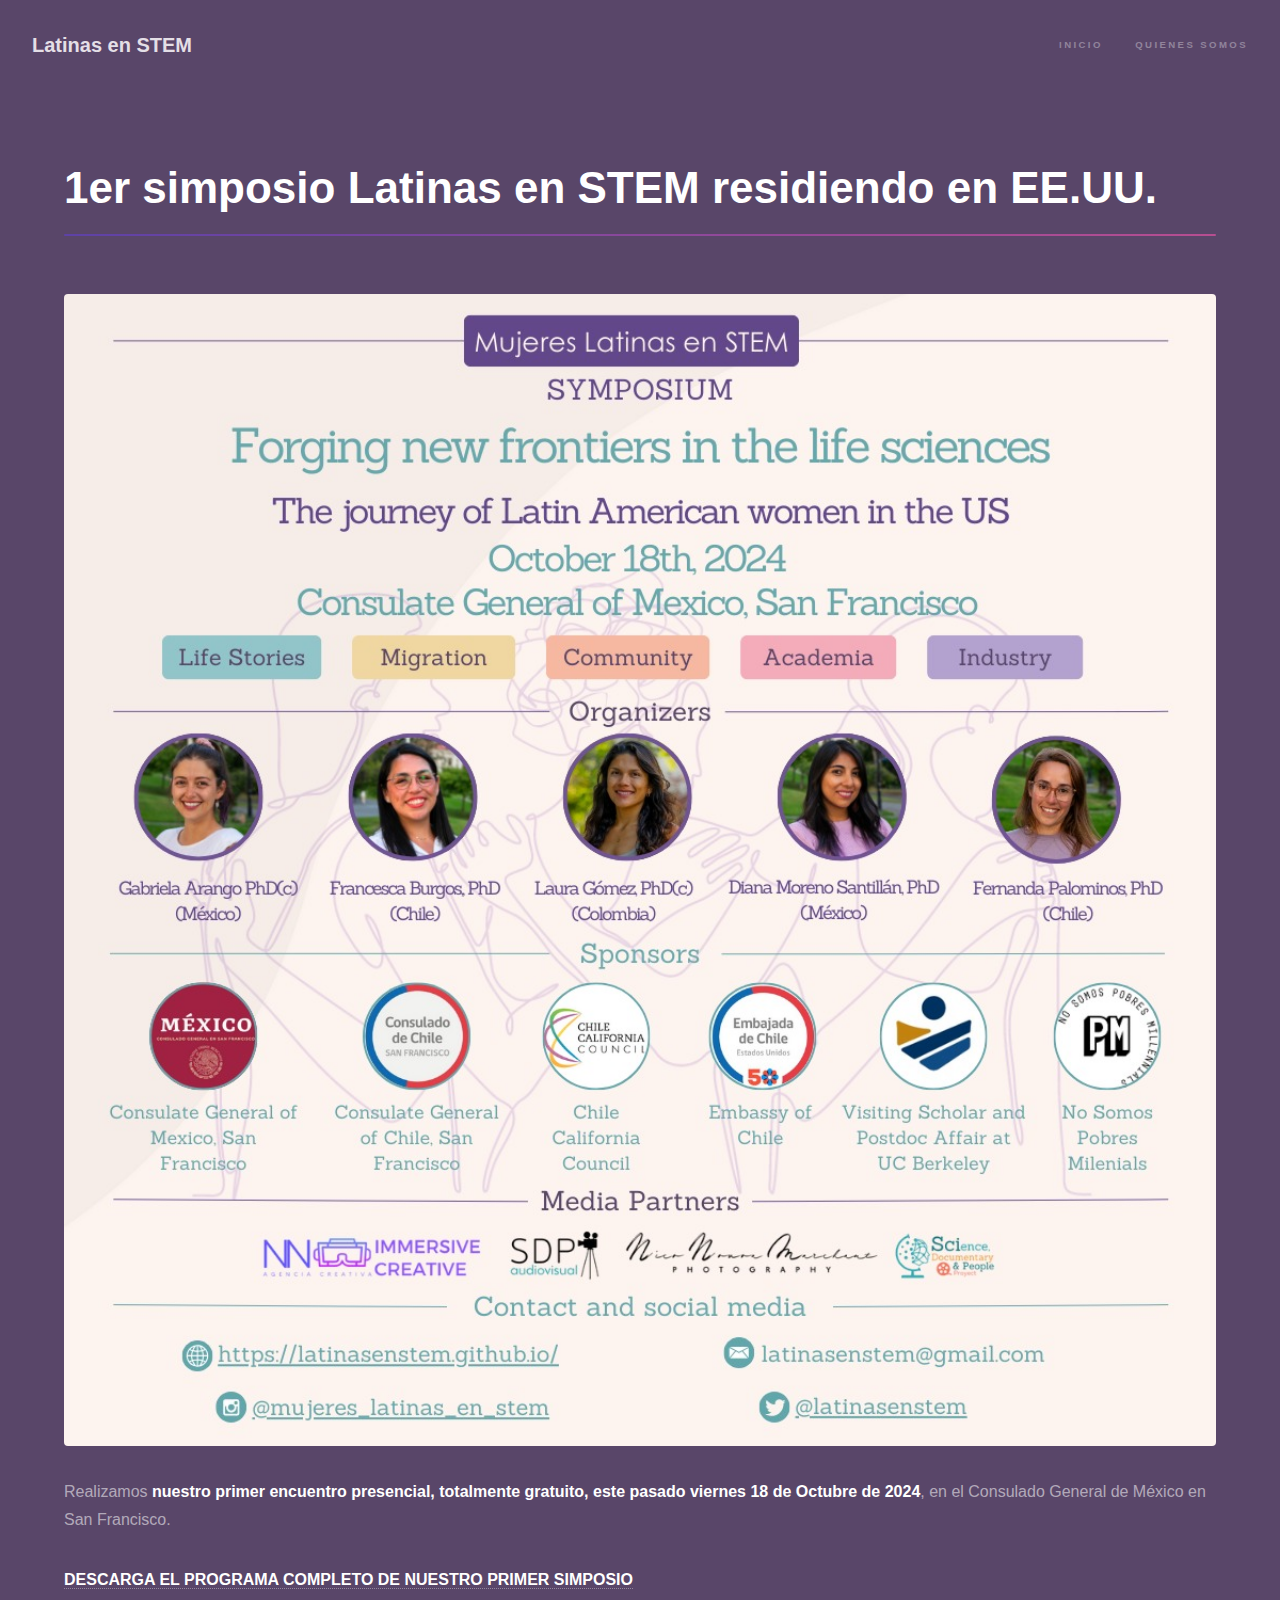
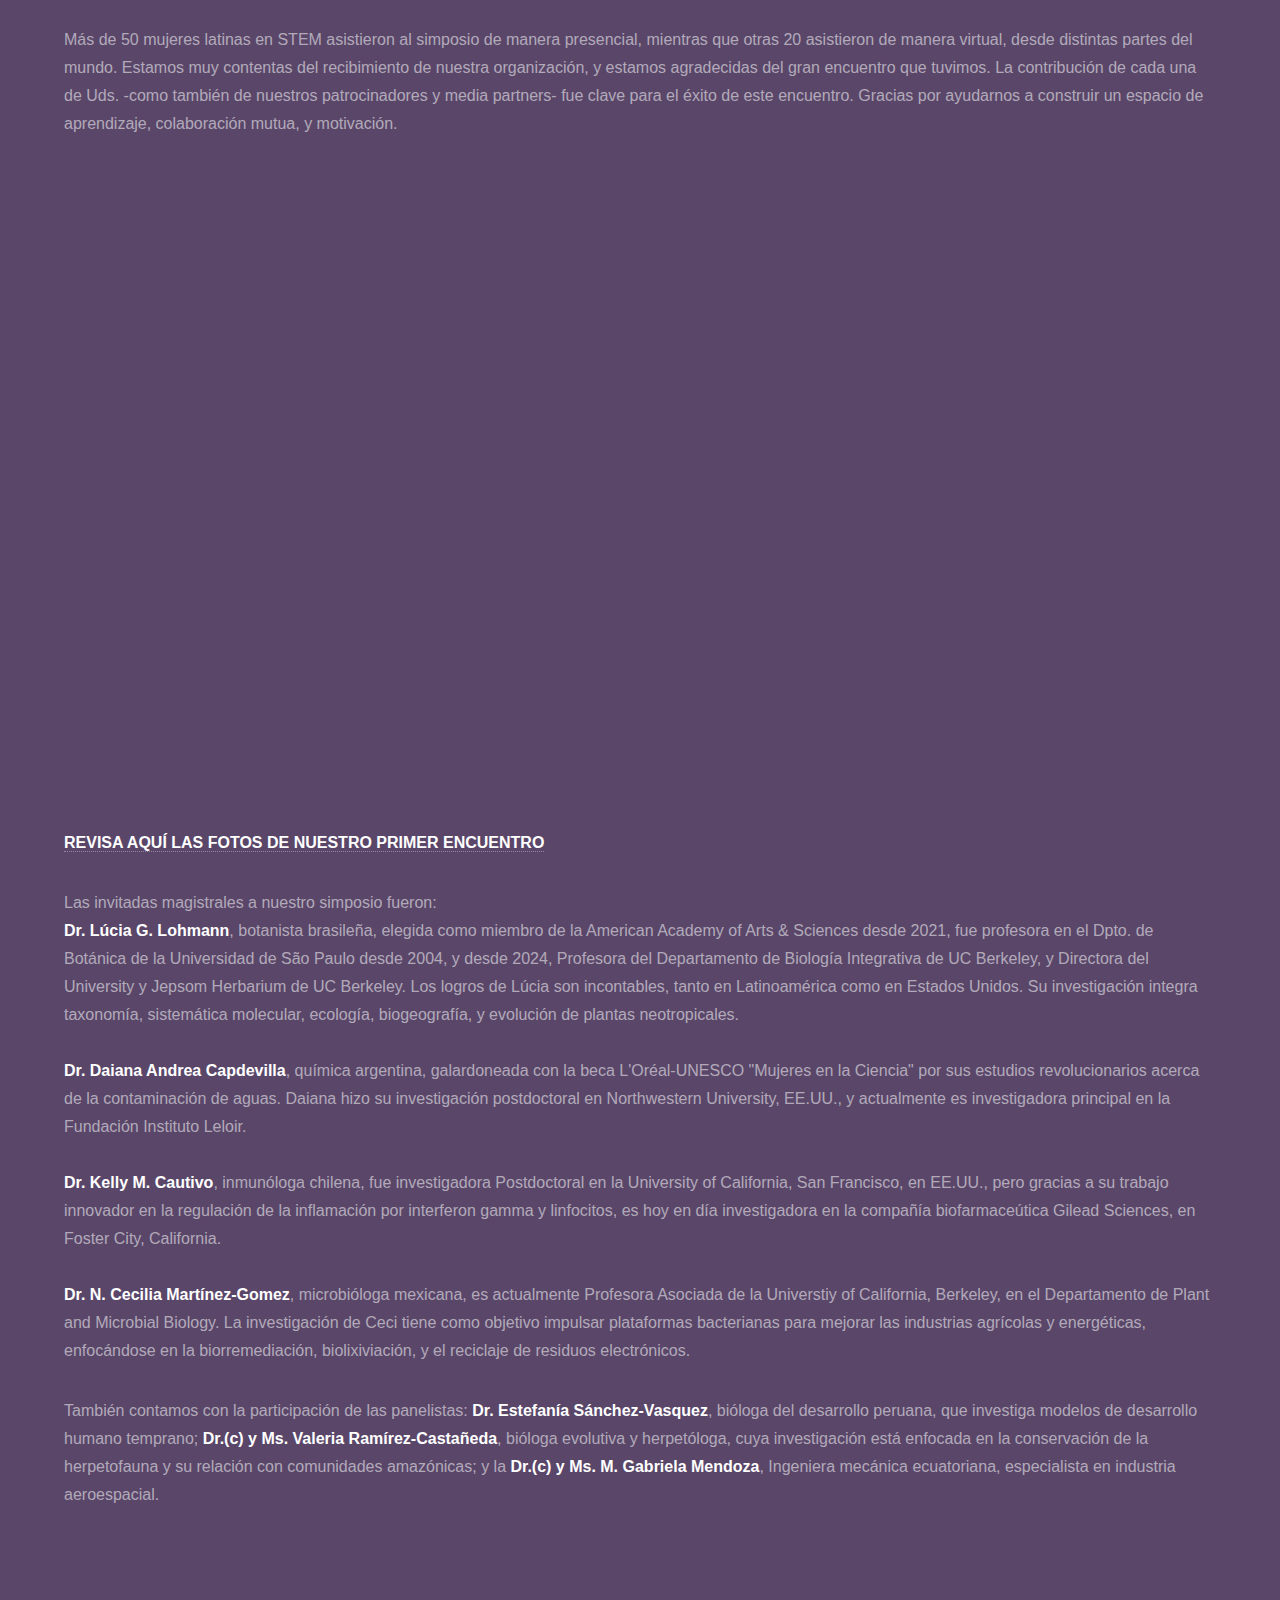
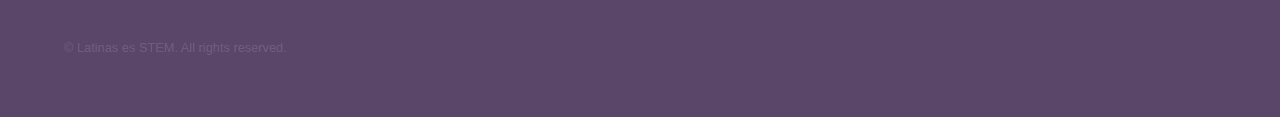
<file: simposio.html>
<!DOCTYPE HTML>
<!--
	Hyperspace by HTML5 UP
	html5up.net | @ajlkn
	Free for personal and commercial use under the CCA 3.0 license (html5up.net/license)
-->
<html>
	<head>
		<title>Simposio-Latinas en STEM</title>
		<meta charset="utf-8" />
		<meta name="viewport" content="width=device-width, initial-scale=1, user-scalable=no" />
		<link rel="stylesheet" href="assets/css/main.css" />
		<noscript><link rel="stylesheet" href="assets/css/noscript.css" /></noscript>
	</head>
	<body class="is-preload">

		<!-- Header -->
			<header id="header">
				<a href="index.html" class="title">Latinas en STEM</a>
				<nav>
					<ul>
						<li><a href="index.html">Inicio</a></li>
						<li><a href="quienesSomos.html">Quienes Somos</a></li>
					</ul>
				</nav>
			</header>

		<!-- Wrapper -->
			<div id="wrapper">

				<!-- Main -->
					<section id="main" class="wrapper">
						<div class="inner">
							<h1 class="major">1er simposio Latinas en STEM residiendo en EE.UU.</h1>
							<span class="image fit"><img src="images/aficheOficial.jpg" alt="" /></span>
							<p>Realizamos <b>nuestro primer encuentro
                                presencial, totalmente gratuito, este pasado viernes 18 de Octubre de 2024</b>, en el Consulado
                                General de México en San Francisco. 
                                
							<p> <b><a href="https://drive.google.com/file/d/1h8978hSWhwOY4PHu_K2BiGi5-xAav6qP/view?usp=sharing"><span class="label">DESCARGA EL PROGRAMA COMPLETO DE NUESTRO PRIMER SIMPOSIO</span></a></b></p>
							<p> Más de 50 mujeres latinas en STEM asistieron al simposio de manera presencial, mientras que otras 20 asistieron de manera virtual, desde distintas partes del mundo. 
							Estamos muy contentas del recibimiento de nuestra organización, y estamos agradecidas del gran encuentro que tuvimos. La contribución de cada una de Uds. -como también de nuestros patrocinadores y media partners- fue clave
							para el éxito de este encuentro. Gracias por ayudarnos a construir un espacio de aprendizaje, colaboración mutua, y motivación. </p>
							
				<div style="text-align: center; margin: 20px 0;">
				    <iframe width="1120" height="630" src="https://www.youtube.com/embed/vrHLChid8IE" title="YouTube video player" frameborder="0" allow="accelerometer; autoplay; clipboard-write; encrypted-media; gyroscope; picture-in-picture" allowfullscreen></iframe>
				</div>
								
							<p> <b><a href="https://drive.google.com/drive/folders/1vGgTdv-HQPIeiiLwb_7deJmCE7THv57a"><span class="label">REVISA AQUÍ LAS FOTOS DE NUESTRO PRIMER ENCUENTRO</span></a></b></p>

							<p>Las invitadas magistrales a nuestro simposio fueron: 
                                <br><b>Dr. Lúcia G. Lohmann</b>, botanista brasileña, elegida como miembro de la American Academy of Arts & Sciences desde 2021, fue profesora en el 
                                Dpto. de Botánica de la Universidad de São Paulo desde 2004, y desde 2024, Profesora del Departamento de Biología Integrativa de UC Berkeley, y 
                                Directora del University y Jepsom Herbarium de UC Berkeley. Los logros de Lúcia son incontables, tanto en Latinoamérica como en Estados Unidos. Su investigación integra taxonomía, 
                                sistemática molecular, ecología, biogeografía, y evolución de plantas neotropicales.<br>
                            
                                <br><b>Dr. Daiana Andrea Capdevilla</b>, química argentina, galardoneada con la beca L'Oréal-UNESCO "Mujeres en la Ciencia" por sus estudios
                                revolucionarios acerca de la contaminación de aguas. Daiana hizo su investigación postdoctoral en Northwestern University, EE.UU.,
                                y actualmente es investigadora principal en la Fundación Instituto Leloir.<br>
                                <br><b>Dr. Kelly M. Cautivo</b>, inmunóloga chilena, fue investigadora
                                Postdoctoral en la University of California, San Francisco, en EE.UU., pero gracias a su trabajo innovador en la regulación de la inflamación
                                por interferon gamma y linfocitos, es hoy en día investigadora en la compañía biofarmaceútica Gilead Sciences, en Foster City, California.<br>
                                <br><b>Dr. N. Cecilia Martínez-Gomez</b>, microbióloga mexicana, es actualmente Profesora Asociada de la Universtiy of California, Berkeley, en el 
                                Departamento de Plant and Microbial Biology. La investigación de Ceci tiene como objetivo impulsar plataformas bacterianas para mejorar 
                                las industrias agrícolas y energéticas, enfocándose en la biorremediación, biolixiviación, y el reciclaje de residuos electrónicos.<br></p>
                            <p>También contamos con la participación de las  panelistas: <b>Dr. Estefanía Sánchez-Vasquez</b>, bióloga del desarrollo peruana, que investiga
                                modelos de desarrollo humano temprano; <b>Dr.(c) y Ms. Valeria Ramírez-Castañeda</b>, bióloga evolutiva y herpetóloga, cuya investigación está enfocada en la
                                conservación de la herpetofauna y su relación con comunidades amazónicas; y la <b>Dr.(c) y Ms. M. Gabriela Mendoza</b>, Ingeniera mecánica ecuatoriana, especialista en industria
				aeroespacial. </p>
						</div>
					</section>

			</div>

		<!-- Footer -->
			<footer id="footer" class="wrapper alt">
				<div class="inner">
					<ul class="menu">
						<li>&copy; Latinas es STEM. All rights reserved.</li>
					</ul>
				</div>
			</footer>

		<!-- Scripts -->
			<script src="assets/js/jquery.min.js"></script>
			<script src="assets/js/jquery.scrollex.min.js"></script>
			<script src="assets/js/jquery.scrolly.min.js"></script>
			<script src="assets/js/browser.min.js"></script>
			<script src="assets/js/breakpoints.min.js"></script>
			<script src="assets/js/util.js"></script>
			<script src="assets/js/main.js"></script>

	</body>
</html>
</file>
<file: assets/css/noscript.css>
/*
	Hyperspace by HTML5 UP
	html5up.net | @ajlkn
	Free for personal and commercial use under the CCA 3.0 license (html5up.net/license)
*/

/* Spotlights */

	.spotlights > section > .image:before {
		opacity: 0 !important;
	}

	.spotlights > section > .content > .inner {
		-moz-transform: none !important;
		-webkit-transform: none !important;
		-ms-transform: none !important;
		transform: none !important;
		opacity: 1 !important;
	}

/* Wrapper */

	.wrapper > .inner {
		opacity: 1 !important;
		-moz-transform: none !important;
		-webkit-transform: none !important;
		-ms-transform: none !important;
		transform: none !important;
	}

/* Sidebar */

	#sidebar > .inner {
		opacity: 1 !important;
	}

	#sidebar nav > ul > li {
		-moz-transform: none !important;
		-webkit-transform: none !important;
		-ms-transform: none !important;
		transform: none !important;
		opacity: 1 !important;
	}
</file>
<file: assets/css/main.css>
@import url(fontawesome-all.min.css);

/*
	Hyperspace by HTML5 UP
	html5up.net | @ajlkn
	Free for personal and commercial use under the CCA 3.0 license (html5up.net/license)
*/

html, body, div, span, applet, object,
iframe, h1, h2, h3, h4, h5, h6, p, blockquote,
pre, a, abbr, acronym, address, big, cite,
code, del, dfn, em, img, ins, kbd, q, s, samp,
small, strike, strong, sub, sup, tt, var, b,
u, i, center, dl, dt, dd, ol, ul, li, fieldset,
form, label, legend, table, caption, tbody,
tfoot, thead, tr, th, td, article, aside,
canvas, details, embed, figure, figcaption,
footer, header, hgroup, menu, nav, output, ruby,
section, summary, time, mark, audio, video {
	margin: 0;
	padding: 0;
	border: 0;
	font-size: 100%;
	font: inherit;
	vertical-align: baseline;}

article, aside, details, figcaption, figure,
footer, header, hgroup, menu, nav, section {
	display: block;}

body {
	line-height: 1;
}

ol, ul {
	list-style: none;
}

blockquote, q {
	quotes: none;
}

	blockquote:before, blockquote:after, q:before, q:after {
		content: '';
		content: none;
	}

table {
	border-collapse: collapse;
	border-spacing: 0;
}

body {
	-webkit-text-size-adjust: none;
}

mark {
	background-color: transparent;
	color: inherit;
}

input::-moz-focus-inner {
	border: 0;
	padding: 0;
}

input, select, textarea {
	-moz-appearance: none;
	-webkit-appearance: none;
	-ms-appearance: none;
	appearance: none;
}

/* Basic */

	@-ms-viewport {
		width: device-width;
	}

	body {
		-ms-overflow-style: scrollbar;
	}

	@media screen and (max-width: 480px) {

		html, body {
			min-width: 320px;
		}

	}

	html {
		box-sizing: border-box;
	}

	*, *:before, *:after {
		box-sizing: inherit;
	}

	body {
		background: #594669;
	}

		body.is-preload *, body.is-preload *:before, body.is-preload *:after {
			-moz-animation: none !important;
			-webkit-animation: none !important;
			-ms-animation: none !important;
			animation: none !important;
			-moz-transition: none !important;
			-webkit-transition: none !important;
			-ms-transition: none !important;
			transition: none !important;
		}
/* Default Sidebar Styling */
#sidebar {
    display: block;
    position: fixed;
    left: 0;
    top: 0;
    width: 250px;
    height: 100%;
    background: #111; /* Adjust based on theme */
    color: #fff;
    z-index: 1000;
    transition: transform 0.3s ease;
}

/* Sidebar hidden by default on mobile */
@media (max-width: 768px) {
    #sidebar {
        transform: translateX(-250px);
    }
}

/* Mobile Toggle Button */
#sidebar-toggle {
    display: none;
    position: fixed;
    top: 15px;
    left: 15px;
    z-index: 1100;
    background: #111;
    color: #fff;
    border: none;
    padding: 10px 15px;
    cursor: pointer;
}

/* Show Sidebar Toggle Button on Mobile */
@media (max-width: 768px) {
    #sidebar-toggle {
        display: block;
    }
}

/* Sidebar visible when toggled */
#sidebar.visible {
    transform: translateX(0);
}

/* Type */

	body, input, select, textarea {
		color: rgba(255, 255, 255, 0.55);
		font-family: Arial, Helvetica, sans-serif;
		font-size: 16.5pt;
		font-weight: normal;
		line-height: 1.75;
	}

		@media screen and (max-width: 1680px) {

			body, input, select, textarea {
				font-size: 13pt;
			}

		}

		@media screen and (max-width: 1280px) {

			body, input, select, textarea {
				font-size: 12pt;
			}

		}

		@media screen and (max-width: 360px) {

			body, input, select, textarea {
				font-size: 11pt;
			}

		}

	a {
		-moz-transition: color 0.2s ease, border-bottom-color 0.2s ease;
		-webkit-transition: color 0.2s ease, border-bottom-color 0.2s ease;
		-ms-transition: color 0.2s ease, border-bottom-color 0.2s ease;
		transition: color 0.2s ease, border-bottom-color 0.2s ease;
		border-bottom: dotted 1px rgba(255, 255, 255, 0.35);
		color: inherit;
		text-decoration: none;
	}

		a:hover {
			border-bottom-color: transparent;
			color: #ffffff;
		}

	strong, b {
		color: #ffffff;
		font-weight: bold;
	}

	em, i {
		font-style: italic;
	}

	p {
		margin: 0 0 2em 0;
	}

	h1, h2, h3, h4, h5, h6 {
		color: #ffffff;
		font-weight: bold;
		line-height: 1.5;
		margin: 0 0 0.5em 0;
	}

		h1 a, h2 a, h3 a, h4 a, h5 a, h6 a {
			color: inherit;
			text-decoration: none;
		}

	h1 {
		font-size: 2.75em;
	}

		h1.major {
			margin: 0 0 1.3em 0;
			position: relative;
			padding-bottom: 0.35em;
		}

			h1.major:after {
				background-image: -moz-linear-gradient(to right, #5e42a6, #b74e91);
				background-image: -webkit-linear-gradient(to right, #5e42a6, #b74e91);
				background-image: -ms-linear-gradient(to right, #5e42a6, #b74e91);
				background-image: linear-gradient(to right, #5e42a6, #b74e91);
				-moz-transition: max-width 0.2s ease;
				-webkit-transition: max-width 0.2s ease;
				-ms-transition: max-width 0.2s ease;
				transition: max-width 0.2s ease;
				border-radius: 0.2em;
				bottom: 0;
				content: '';
				height: 0.05em;
				position: absolute;
				right: 0;
				width: 100%;
			}

	h2 {
		font-size: 1.75em;
	}

	h3 {
		font-size: 1.1em;
	}

	h4 {
		font-size: 1em;
	}

	h5 {
		font-size: 0.8em;
	}

	h6 {
		font-size: 0.6em;
	}

	@media screen and (max-width: 736px) {

		h1 {
			font-size: 2em;
		}

		h2 {
			font-size: 1.25em;
		}

		h3 {
			font-size: 1em;
		}

		h4 {
			font-size: 0.8em;
		}

		h5 {
			font-size: 0.6em;
		}

		h6 {
			font-size: 0.6em;
		}

	}

	sub {
		font-size: 0.8em;
		position: relative;
		top: 0.5em;
	}

	sup {
		font-size: 0.8em;
		position: relative;
		top: -0.5em;
	}

	blockquote {
		border-left: solid 4px rgba(255, 255, 255, 0.15);
		font-style: italic;
		margin: 0 0 2em 0;
		padding: 0.5em 0 0.5em 2em;
	}

	code {
		background: rgba(255, 255, 255, 0.05);
		border-radius: 0.25em;
		border: solid 1px rgba(255, 255, 255, 0.15);
		font-family: "Courier New", monospace;
		font-size: 0.9em;
		margin: 0 0.25em;
		padding: 0.25em 0.65em;
	}

	pre {
		-webkit-overflow-scrolling: touch;
		font-family: "Courier New", monospace;
		font-size: 0.9em;
		margin: 0 0 2em 0;
	}

		pre code {
			display: block;
			line-height: 1.75em;
			padding: 1em 1.5em;
			overflow-x: auto;
		}

	hr {
		border: 0;
		border-bottom: solid 1px rgba(255, 255, 255, 0.15);
		margin: 2em 0;
	}

		hr.major {
			margin: 3em 0;
		}

	.align-left {
		text-align: left;
	}

	.align-center {
		text-align: center;
	}

	.align-right {
		text-align: right;
	}

/* Row */

	.row {
		display: flex;
		flex-wrap: wrap;
		box-sizing: border-box;
		align-items: stretch;
	}

		.row > * {
			box-sizing: border-box;
		}

		.row.gtr-uniform > * > :last-child {
			margin-bottom: 0;
		}

		.row.aln-left {
			justify-content: flex-start;
		}

		.row.aln-center {
			justify-content: center;
		}

		.row.aln-right {
			justify-content: flex-end;
		}

		.row.aln-top {
			align-items: flex-start;
		}

		.row.aln-middle {
			align-items: center;
		}

		.row.aln-bottom {
			align-items: flex-end;
		}

		.row > .imp {
			order: -1;
		}

		.row > .col-1 {
			width: 8.33333%;
		}

		.row > .off-1 {
			margin-left: 8.33333%;
		}

		.row > .col-2 {
			width: 16.66667%;
		}

		.row > .off-2 {
			margin-left: 16.66667%;
		}

		.row > .col-3 {
			width: 25%;
		}

		.row > .off-3 {
			margin-left: 25%;
		}

		.row > .col-4 {
			width: 33.33333%;
		}

		.row > .off-4 {
			margin-left: 33.33333%;
		}

		.row > .col-5 {
			width: 41.66667%;
		}

		.row > .off-5 {
			margin-left: 41.66667%;
		}

		.row > .col-6 {
			width: 50%;
		}

		.row > .off-6 {
			margin-left: 50%;
		}

		.row > .col-7 {
			width: 58.33333%;
		}

		.row > .off-7 {
			margin-left: 58.33333%;
		}

		.row > .col-8 {
			width: 66.66667%;
		}

		.row > .off-8 {
			margin-left: 66.66667%;
		}

		.row > .col-9 {
			width: 75%;
		}

		.row > .off-9 {
			margin-left: 75%;
		}

		.row > .col-10 {
			width: 83.33333%;
		}

		.row > .off-10 {
			margin-left: 83.33333%;
		}

		.row > .col-11 {
			width: 91.66667%;
		}

		.row > .off-11 {
			margin-left: 91.66667%;
		}

		.row > .col-12 {
			width: 100%;
		}

		.row > .off-12 {
			margin-left: 100%;
		}

		.row.gtr-0 {
			margin-top: 0;
			margin-left: 0em;
		}

			.row.gtr-0 > * {
				padding: 0 0 0 0em;
			}

			.row.gtr-0.gtr-uniform {
				margin-top: 0em;
			}

				.row.gtr-0.gtr-uniform > * {
					padding-top: 0em;
				}

		.row.gtr-25 {
			margin-top: 0;
			margin-left: -0.375em;
		}

			.row.gtr-25 > * {
				padding: 0 0 0 0.375em;
			}

			.row.gtr-25.gtr-uniform {
				margin-top: -0.375em;
			}

				.row.gtr-25.gtr-uniform > * {
					padding-top: 0.375em;
				}

		.row.gtr-50 {
			margin-top: 0;
			margin-left: -0.75em;
		}

			.row.gtr-50 > * {
				padding: 0 0 0 0.75em;
			}

			.row.gtr-50.gtr-uniform {
				margin-top: -0.75em;
			}

				.row.gtr-50.gtr-uniform > * {
					padding-top: 0.75em;
				}

		.row {
			margin-top: 0;
			margin-left: -1.5em;
		}

			.row > * {
				padding: 0 0 0 1.5em;
			}

			.row.gtr-uniform {
				margin-top: -1.5em;
			}

				.row.gtr-uniform > * {
					padding-top: 1.5em;
				}

		.row.gtr-150 {
			margin-top: 0;
			margin-left: -2.25em;
		}

			.row.gtr-150 > * {
				padding: 0 0 0 2.25em;
			}

			.row.gtr-150.gtr-uniform {
				margin-top: -2.25em;
			}

				.row.gtr-150.gtr-uniform > * {
					padding-top: 2.25em;
				}

		.row.gtr-200 {
			margin-top: 0;
			margin-left: -3em;
		}

			.row.gtr-200 > * {
				padding: 0 0 0 3em;
			}

			.row.gtr-200.gtr-uniform {
				margin-top: -3em;
			}

				.row.gtr-200.gtr-uniform > * {
					padding-top: 3em;
				}

		@media screen and (max-width: 1680px) {

			.row {
				display: flex;
				flex-wrap: wrap;
				box-sizing: border-box;
				align-items: stretch;
			}

				.row > * {
					box-sizing: border-box;
				}

				.row.gtr-uniform > * > :last-child {
					margin-bottom: 0;
				}

				.row.aln-left {
					justify-content: flex-start;
				}

				.row.aln-center {
					justify-content: center;
				}

				.row.aln-right {
					justify-content: flex-end;
				}

				.row.aln-top {
					align-items: flex-start;
				}

				.row.aln-middle {
					align-items: center;
				}

				.row.aln-bottom {
					align-items: flex-end;
				}

				.row > .imp-xlarge {
					order: -1;
				}

				.row > .col-1-xlarge {
					width: 8.33333%;
				}

				.row > .off-1-xlarge {
					margin-left: 8.33333%;
				}

				.row > .col-2-xlarge {
					width: 16.66667%;
				}

				.row > .off-2-xlarge {
					margin-left: 16.66667%;
				}

				.row > .col-3-xlarge {
					width: 25%;
				}

				.row > .off-3-xlarge {
					margin-left: 25%;
				}

				.row > .col-4-xlarge {
					width: 33.33333%;
				}

				.row > .off-4-xlarge {
					margin-left: 33.33333%;
				}

				.row > .col-5-xlarge {
					width: 41.66667%;
				}

				.row > .off-5-xlarge {
					margin-left: 41.66667%;
				}

				.row > .col-6-xlarge {
					width: 50%;
				}

				.row > .off-6-xlarge {
					margin-left: 50%;
				}

				.row > .col-7-xlarge {
					width: 58.33333%;
				}

				.row > .off-7-xlarge {
					margin-left: 58.33333%;
				}

				.row > .col-8-xlarge {
					width: 66.66667%;
				}

				.row > .off-8-xlarge {
					margin-left: 66.66667%;
				}

				.row > .col-9-xlarge {
					width: 75%;
				}

				.row > .off-9-xlarge {
					margin-left: 75%;
				}

				.row > .col-10-xlarge {
					width: 83.33333%;
				}

				.row > .off-10-xlarge {
					margin-left: 83.33333%;
				}

				.row > .col-11-xlarge {
					width: 91.66667%;
				}

				.row > .off-11-xlarge {
					margin-left: 91.66667%;
				}

				.row > .col-12-xlarge {
					width: 100%;
				}

				.row > .off-12-xlarge {
					margin-left: 100%;
				}

				.row.gtr-0 {
					margin-top: 0;
					margin-left: 0em;
				}

					.row.gtr-0 > * {
						padding: 0 0 0 0em;
					}

					.row.gtr-0.gtr-uniform {
						margin-top: 0em;
					}

						.row.gtr-0.gtr-uniform > * {
							padding-top: 0em;
						}

				.row.gtr-25 {
					margin-top: 0;
					margin-left: -0.375em;
				}

					.row.gtr-25 > * {
						padding: 0 0 0 0.375em;
					}

					.row.gtr-25.gtr-uniform {
						margin-top: -0.375em;
					}

						.row.gtr-25.gtr-uniform > * {
							padding-top: 0.375em;
						}

				.row.gtr-50 {
					margin-top: 0;
					margin-left: -0.75em;
				}

					.row.gtr-50 > * {
						padding: 0 0 0 0.75em;
					}

					.row.gtr-50.gtr-uniform {
						margin-top: -0.75em;
					}

						.row.gtr-50.gtr-uniform > * {
							padding-top: 0.75em;
						}

				.row {
					margin-top: 0;
					margin-left: -1.5em;
				}

					.row > * {
						padding: 0 0 0 1.5em;
					}

					.row.gtr-uniform {
						margin-top: -1.5em;
					}

						.row.gtr-uniform > * {
							padding-top: 1.5em;
						}

				.row.gtr-150 {
					margin-top: 0;
					margin-left: -2.25em;
				}

					.row.gtr-150 > * {
						padding: 0 0 0 2.25em;
					}

					.row.gtr-150.gtr-uniform {
						margin-top: -2.25em;
					}

						.row.gtr-150.gtr-uniform > * {
							padding-top: 2.25em;
						}

				.row.gtr-200 {
					margin-top: 0;
					margin-left: -3em;
				}

					.row.gtr-200 > * {
						padding: 0 0 0 3em;
					}

					.row.gtr-200.gtr-uniform {
						margin-top: -3em;
					}

						.row.gtr-200.gtr-uniform > * {
							padding-top: 3em;
						}

		}

		@media screen and (max-width: 1280px) {

			.row {
				display: flex;
				flex-wrap: wrap;
				box-sizing: border-box;
				align-items: stretch;
			}

				.row > * {
					box-sizing: border-box;
				}

				.row.gtr-uniform > * > :last-child {
					margin-bottom: 0;
				}

				.row.aln-left {
					justify-content: flex-start;
				}

				.row.aln-center {
					justify-content: center;
				}

				.row.aln-right {
					justify-content: flex-end;
				}

				.row.aln-top {
					align-items: flex-start;
				}

				.row.aln-middle {
					align-items: center;
				}

				.row.aln-bottom {
					align-items: flex-end;
				}

				.row > .imp-large {
					order: -1;
				}

				.row > .col-1-large {
					width: 8.33333%;
				}

				.row > .off-1-large {
					margin-left: 8.33333%;
				}

				.row > .col-2-large {
					width: 16.66667%;
				}

				.row > .off-2-large {
					margin-left: 16.66667%;
				}

				.row > .col-3-large {
					width: 25%;
				}

				.row > .off-3-large {
					margin-left: 25%;
				}

				.row > .col-4-large {
					width: 33.33333%;
				}

				.row > .off-4-large {
					margin-left: 33.33333%;
				}

				.row > .col-5-large {
					width: 41.66667%;
				}

				.row > .off-5-large {
					margin-left: 41.66667%;
				}

				.row > .col-6-large {
					width: 50%;
				}

				.row > .off-6-large {
					margin-left: 50%;
				}

				.row > .col-7-large {
					width: 58.33333%;
				}

				.row > .off-7-large {
					margin-left: 58.33333%;
				}

				.row > .col-8-large {
					width: 66.66667%;
				}

				.row > .off-8-large {
					margin-left: 66.66667%;
				}

				.row > .col-9-large {
					width: 75%;
				}

				.row > .off-9-large {
					margin-left: 75%;
				}

				.row > .col-10-large {
					width: 83.33333%;
				}

				.row > .off-10-large {
					margin-left: 83.33333%;
				}

				.row > .col-11-large {
					width: 91.66667%;
				}

				.row > .off-11-large {
					margin-left: 91.66667%;
				}

				.row > .col-12-large {
					width: 100%;
				}

				.row > .off-12-large {
					margin-left: 100%;
				}

				.row.gtr-0 {
					margin-top: 0;
					margin-left: 0em;
				}

					.row.gtr-0 > * {
						padding: 0 0 0 0em;
					}

					.row.gtr-0.gtr-uniform {
						margin-top: 0em;
					}

						.row.gtr-0.gtr-uniform > * {
							padding-top: 0em;
						}

				.row.gtr-25 {
					margin-top: 0;
					margin-left: -0.375em;
				}

					.row.gtr-25 > * {
						padding: 0 0 0 0.375em;
					}

					.row.gtr-25.gtr-uniform {
						margin-top: -0.375em;
					}

						.row.gtr-25.gtr-uniform > * {
							padding-top: 0.375em;
						}

				.row.gtr-50 {
					margin-top: 0;
					margin-left: -0.75em;
				}

					.row.gtr-50 > * {
						padding: 0 0 0 0.75em;
					}

					.row.gtr-50.gtr-uniform {
						margin-top: -0.75em;
					}

						.row.gtr-50.gtr-uniform > * {
							padding-top: 0.75em;
						}

				.row {
					margin-top: 0;
					margin-left: -1.5em;
				}

					.row > * {
						padding: 0 0 0 1.5em;
					}

					.row.gtr-uniform {
						margin-top: -1.5em;
					}

						.row.gtr-uniform > * {
							padding-top: 1.5em;
						}

				.row.gtr-150 {
					margin-top: 0;
					margin-left: -2.25em;
				}

					.row.gtr-150 > * {
						padding: 0 0 0 2.25em;
					}

					.row.gtr-150.gtr-uniform {
						margin-top: -2.25em;
					}

						.row.gtr-150.gtr-uniform > * {
							padding-top: 2.25em;
						}

				.row.gtr-200 {
					margin-top: 0;
					margin-left: -3em;
				}

					.row.gtr-200 > * {
						padding: 0 0 0 3em;
					}

					.row.gtr-200.gtr-uniform {
						margin-top: -3em;
					}

						.row.gtr-200.gtr-uniform > * {
							padding-top: 3em;
						}

		}

		@media screen and (max-width: 980px) {

			.row {
				display: flex;
				flex-wrap: wrap;
				box-sizing: border-box;
				align-items: stretch;
			}

				.row > * {
					box-sizing: border-box;
				}

				.row.gtr-uniform > * > :last-child {
					margin-bottom: 0;
				}

				.row.aln-left {
					justify-content: flex-start;
				}

				.row.aln-center {
					justify-content: center;
				}

				.row.aln-right {
					justify-content: flex-end;
				}

				.row.aln-top {
					align-items: flex-start;
				}

				.row.aln-middle {
					align-items: center;
				}

				.row.aln-bottom {
					align-items: flex-end;
				}

				.row > .imp-medium {
					order: -1;
				}

				.row > .col-1-medium {
					width: 8.33333%;
				}

				.row > .off-1-medium {
					margin-left: 8.33333%;
				}

				.row > .col-2-medium {
					width: 16.66667%;
				}

				.row > .off-2-medium {
					margin-left: 16.66667%;
				}

				.row > .col-3-medium {
					width: 25%;
				}

				.row > .off-3-medium {
					margin-left: 25%;
				}

				.row > .col-4-medium {
					width: 33.33333%;
				}

				.row > .off-4-medium {
					margin-left: 33.33333%;
				}

				.row > .col-5-medium {
					width: 41.66667%;
				}

				.row > .off-5-medium {
					margin-left: 41.66667%;
				}

				.row > .col-6-medium {
					width: 50%;
				}

				.row > .off-6-medium {
					margin-left: 50%;
				}

				.row > .col-7-medium {
					width: 58.33333%;
				}

				.row > .off-7-medium {
					margin-left: 58.33333%;
				}

				.row > .col-8-medium {
					width: 66.66667%;
				}

				.row > .off-8-medium {
					margin-left: 66.66667%;
				}

				.row > .col-9-medium {
					width: 75%;
				}

				.row > .off-9-medium {
					margin-left: 75%;
				}

				.row > .col-10-medium {
					width: 83.33333%;
				}

				.row > .off-10-medium {
					margin-left: 83.33333%;
				}

				.row > .col-11-medium {
					width: 91.66667%;
				}

				.row > .off-11-medium {
					margin-left: 91.66667%;
				}

				.row > .col-12-medium {
					width: 100%;
				}

				.row > .off-12-medium {
					margin-left: 100%;
				}

				.row.gtr-0 {
					margin-top: 0;
					margin-left: 0em;
				}

					.row.gtr-0 > * {
						padding: 0 0 0 0em;
					}

					.row.gtr-0.gtr-uniform {
						margin-top: 0em;
					}

						.row.gtr-0.gtr-uniform > * {
							padding-top: 0em;
						}

				.row.gtr-25 {
					margin-top: 0;
					margin-left: -0.375em;
				}

					.row.gtr-25 > * {
						padding: 0 0 0 0.375em;
					}

					.row.gtr-25.gtr-uniform {
						margin-top: -0.375em;
					}

						.row.gtr-25.gtr-uniform > * {
							padding-top: 0.375em;
						}

				.row.gtr-50 {
					margin-top: 0;
					margin-left: -0.75em;
				}

					.row.gtr-50 > * {
						padding: 0 0 0 0.75em;
					}

					.row.gtr-50.gtr-uniform {
						margin-top: -0.75em;
					}

						.row.gtr-50.gtr-uniform > * {
							padding-top: 0.75em;
						}

				.row {
					margin-top: 0;
					margin-left: -1.5em;
				}

					.row > * {
						padding: 0 0 0 1.5em;
					}

					.row.gtr-uniform {
						margin-top: -1.5em;
					}

						.row.gtr-uniform > * {
							padding-top: 1.5em;
						}

				.row.gtr-150 {
					margin-top: 0;
					margin-left: -2.25em;
				}

					.row.gtr-150 > * {
						padding: 0 0 0 2.25em;
					}

					.row.gtr-150.gtr-uniform {
						margin-top: -2.25em;
					}

						.row.gtr-150.gtr-uniform > * {
							padding-top: 2.25em;
						}

				.row.gtr-200 {
					margin-top: 0;
					margin-left: -3em;
				}

					.row.gtr-200 > * {
						padding: 0 0 0 3em;
					}

					.row.gtr-200.gtr-uniform {
						margin-top: -3em;
					}

						.row.gtr-200.gtr-uniform > * {
							padding-top: 3em;
						}

		}

		@media screen and (max-width: 736px) {

			.row {
				display: flex;
				flex-wrap: wrap;
				box-sizing: border-box;
				align-items: stretch;
			}

				.row > * {
					box-sizing: border-box;
				}

				.row.gtr-uniform > * > :last-child {
					margin-bottom: 0;
				}

				.row.aln-left {
					justify-content: flex-start;
				}

				.row.aln-center {
					justify-content: center;
				}

				.row.aln-right {
					justify-content: flex-end;
				}

				.row.aln-top {
					align-items: flex-start;
				}

				.row.aln-middle {
					align-items: center;
				}

				.row.aln-bottom {
					align-items: flex-end;
				}

				.row > .imp-small {
					order: -1;
				}

				.row > .col-1-small {
					width: 8.33333%;
				}

				.row > .off-1-small {
					margin-left: 8.33333%;
				}

				.row > .col-2-small {
					width: 16.66667%;
				}

				.row > .off-2-small {
					margin-left: 16.66667%;
				}

				.row > .col-3-small {
					width: 25%;
				}

				.row > .off-3-small {
					margin-left: 25%;
				}

				.row > .col-4-small {
					width: 33.33333%;
				}

				.row > .off-4-small {
					margin-left: 33.33333%;
				}

				.row > .col-5-small {
					width: 41.66667%;
				}

				.row > .off-5-small {
					margin-left: 41.66667%;
				}

				.row > .col-6-small {
					width: 50%;
				}

				.row > .off-6-small {
					margin-left: 50%;
				}

				.row > .col-7-small {
					width: 58.33333%;
				}

				.row > .off-7-small {
					margin-left: 58.33333%;
				}

				.row > .col-8-small {
					width: 66.66667%;
				}

				.row > .off-8-small {
					margin-left: 66.66667%;
				}

				.row > .col-9-small {
					width: 75%;
				}

				.row > .off-9-small {
					margin-left: 75%;
				}

				.row > .col-10-small {
					width: 83.33333%;
				}

				.row > .off-10-small {
					margin-left: 83.33333%;
				}

				.row > .col-11-small {
					width: 91.66667%;
				}

				.row > .off-11-small {
					margin-left: 91.66667%;
				}

				.row > .col-12-small {
					width: 100%;
				}

				.row > .off-12-small {
					margin-left: 100%;
				}

				.row.gtr-0 {
					margin-top: 0;
					margin-left: 0em;
				}

					.row.gtr-0 > * {
						padding: 0 0 0 0em;
					}

					.row.gtr-0.gtr-uniform {
						margin-top: 0em;
					}

						.row.gtr-0.gtr-uniform > * {
							padding-top: 0em;
						}

				.row.gtr-25 {
					margin-top: 0;
					margin-left: -0.375em;
				}

					.row.gtr-25 > * {
						padding: 0 0 0 0.375em;
					}

					.row.gtr-25.gtr-uniform {
						margin-top: -0.375em;
					}

						.row.gtr-25.gtr-uniform > * {
							padding-top: 0.375em;
						}

				.row.gtr-50 {
					margin-top: 0;
					margin-left: -0.75em;
				}

					.row.gtr-50 > * {
						padding: 0 0 0 0.75em;
					}

					.row.gtr-50.gtr-uniform {
						margin-top: -0.75em;
					}

						.row.gtr-50.gtr-uniform > * {
							padding-top: 0.75em;
						}

				.row {
					margin-top: 0;
					margin-left: -1.5em;
				}

					.row > * {
						padding: 0 0 0 1.5em;
					}

					.row.gtr-uniform {
						margin-top: -1.5em;
					}

						.row.gtr-uniform > * {
							padding-top: 1.5em;
						}

				.row.gtr-150 {
					margin-top: 0;
					margin-left: -2.25em;
				}

					.row.gtr-150 > * {
						padding: 0 0 0 2.25em;
					}

					.row.gtr-150.gtr-uniform {
						margin-top: -2.25em;
					}

						.row.gtr-150.gtr-uniform > * {
							padding-top: 2.25em;
						}

				.row.gtr-200 {
					margin-top: 0;
					margin-left: -3em;
				}

					.row.gtr-200 > * {
						padding: 0 0 0 3em;
					}

					.row.gtr-200.gtr-uniform {
						margin-top: -3em;
					}

						.row.gtr-200.gtr-uniform > * {
							padding-top: 3em;
						}

		}

		@media screen and (max-width: 480px) {

			.row {
				display: flex;
				flex-wrap: wrap;
				box-sizing: border-box;
				align-items: stretch;
			}

				.row > * {
					box-sizing: border-box;
				}

				.row.gtr-uniform > * > :last-child {
					margin-bottom: 0;
				}

				.row.aln-left {
					justify-content: flex-start;
				}

				.row.aln-center {
					justify-content: center;
				}

				.row.aln-right {
					justify-content: flex-end;
				}

				.row.aln-top {
					align-items: flex-start;
				}

				.row.aln-middle {
					align-items: center;
				}

				.row.aln-bottom {
					align-items: flex-end;
				}

				.row > .imp-xsmall {
					order: -1;
				}

				.row > .col-1-xsmall {
					width: 8.33333%;
				}

				.row > .off-1-xsmall {
					margin-left: 8.33333%;
				}

				.row > .col-2-xsmall {
					width: 16.66667%;
				}

				.row > .off-2-xsmall {
					margin-left: 16.66667%;
				}

				.row > .col-3-xsmall {
					width: 25%;
				}

				.row > .off-3-xsmall {
					margin-left: 25%;
				}

				.row > .col-4-xsmall {
					width: 33.33333%;
				}

				.row > .off-4-xsmall {
					margin-left: 33.33333%;
				}

				.row > .col-5-xsmall {
					width: 41.66667%;
				}

				.row > .off-5-xsmall {
					margin-left: 41.66667%;
				}

				.row > .col-6-xsmall {
					width: 50%;
				}

				.row > .off-6-xsmall {
					margin-left: 50%;
				}

				.row > .col-7-xsmall {
					width: 58.33333%;
				}

				.row > .off-7-xsmall {
					margin-left: 58.33333%;
				}

				.row > .col-8-xsmall {
					width: 66.66667%;
				}

				.row > .off-8-xsmall {
					margin-left: 66.66667%;
				}

				.row > .col-9-xsmall {
					width: 75%;
				}

				.row > .off-9-xsmall {
					margin-left: 75%;
				}

				.row > .col-10-xsmall {
					width: 83.33333%;
				}

				.row > .off-10-xsmall {
					margin-left: 83.33333%;
				}

				.row > .col-11-xsmall {
					width: 91.66667%;
				}

				.row > .off-11-xsmall {
					margin-left: 91.66667%;
				}

				.row > .col-12-xsmall {
					width: 100%;
				}

				.row > .off-12-xsmall {
					margin-left: 100%;
				}

				.row.gtr-0 {
					margin-top: 0;
					margin-left: 0em;
				}

					.row.gtr-0 > * {
						padding: 0 0 0 0em;
					}

					.row.gtr-0.gtr-uniform {
						margin-top: 0em;
					}

						.row.gtr-0.gtr-uniform > * {
							padding-top: 0em;
						}

				.row.gtr-25 {
					margin-top: 0;
					margin-left: -0.375em;
				}

					.row.gtr-25 > * {
						padding: 0 0 0 0.375em;
					}

					.row.gtr-25.gtr-uniform {
						margin-top: -0.375em;
					}

						.row.gtr-25.gtr-uniform > * {
							padding-top: 0.375em;
						}

				.row.gtr-50 {
					margin-top: 0;
					margin-left: -0.75em;
				}

					.row.gtr-50 > * {
						padding: 0 0 0 0.75em;
					}

					.row.gtr-50.gtr-uniform {
						margin-top: -0.75em;
					}

						.row.gtr-50.gtr-uniform > * {
							padding-top: 0.75em;
						}

				.row {
					margin-top: 0;
					margin-left: -1.5em;
				}

					.row > * {
						padding: 0 0 0 1.5em;
					}

					.row.gtr-uniform {
						margin-top: -1.5em;
					}

						.row.gtr-uniform > * {
							padding-top: 1.5em;
						}

				.row.gtr-150 {
					margin-top: 0;
					margin-left: -2.25em;
				}

					.row.gtr-150 > * {
						padding: 0 0 0 2.25em;
					}

					.row.gtr-150.gtr-uniform {
						margin-top: -2.25em;
					}

						.row.gtr-150.gtr-uniform > * {
							padding-top: 2.25em;
						}

				.row.gtr-200 {
					margin-top: 0;
					margin-left: -3em;
				}

					.row.gtr-200 > * {
						padding: 0 0 0 3em;
					}

					.row.gtr-200.gtr-uniform {
						margin-top: -3em;
					}

						.row.gtr-200.gtr-uniform > * {
							padding-top: 3em;
						}

		}

/* Box */

	.box {
		border-radius: 0.25em;
		border: solid 1px rgba(255, 255, 255, 0.15);
		margin-bottom: 2em;
		padding: 1.5em;
	}

		.box > :last-child,
		.box > :last-child > :last-child,
		.box > :last-child > :last-child > :last-child {
			margin-bottom: 0;
		}

		.box.alt {
			border: 0;
			border-radius: 0;
			padding: 0;
		}

/* Button */

	input[type="submit"],
	input[type="reset"],
	input[type="button"],
	button,
	.button {
		-moz-appearance: none;
		-webkit-appearance: none;
		-ms-appearance: none;
		appearance: none;
		-moz-transition: border-color 0.2s ease;
		-webkit-transition: border-color 0.2s ease;
		-ms-transition: border-color 0.2s ease;
		transition: border-color 0.2s ease;
		background-color: transparent;
		border: solid 1px !important;
		border-color: rgba(255, 255, 255, 0.15) !important;
		border-radius: 3em;
		color: #ffffff !important;
		cursor: pointer;
		display: inline-block;
		font-size: 0.6em;
		font-weight: bold;
		height: calc(4.75em + 2px);
		letter-spacing: 0.25em;
		line-height: 4.75em;
		outline: 0;
		padding: 0 3.75em;
		position: relative;
		text-align: center;
		text-decoration: none;
		text-transform: uppercase;
		white-space: nowrap;
	}

		input[type="submit"]:after,
		input[type="reset"]:after,
		input[type="button"]:after,
		button:after,
		.button:after {
			-moz-transform: scale(0.25);
			-webkit-transform: scale(0.25);
			-ms-transform: scale(0.25);
			transform: scale(0.25);
			pointer-events: none;
			-moz-transition: opacity 0.2s ease, -moz-transform 0.2s ease;
			-webkit-transition: opacity 0.2s ease, -webkit-transform 0.2s ease;
			-ms-transition: opacity 0.2s ease, -ms-transform 0.2s ease;
			transition: opacity 0.2s ease, transform 0.2s ease;
			background: #ffffff;
			border-radius: 3em;
			content: '';
			height: 100%;
			left: 0;
			opacity: 0;
			position: absolute;
			top: 0;
			width: 100%;
		}

		input[type="submit"].icon:before,
		input[type="reset"].icon:before,
		input[type="button"].icon:before,
		button.icon:before,
		.button.icon:before {
			margin-right: 0.75em;
		}

		input[type="submit"].fit,
		input[type="reset"].fit,
		input[type="button"].fit,
		button.fit,
		.button.fit {
			width: 100%;
		}

		input[type="submit"].small,
		input[type="reset"].small,
		input[type="button"].small,
		button.small,
		.button.small {
			font-size: 0.4em;
		}

		input[type="submit"].large,
		input[type="reset"].large,
		input[type="button"].large,
		button.large,
		.button.large {
			font-size: 0.8em;
		}

		input[type="submit"].primary,
		input[type="reset"].primary,
		input[type="button"].primary,
		button.primary,
		.button.primary {
			background-color: #ffffff;
			color: #61a6ab !important;
		}

			input[type="submit"].primary:after,
			input[type="reset"].primary:after,
			input[type="button"].primary:after,
			button.primary:after,
			.button.primary:after {
				display: none;
			}

		input[type="submit"].disabled, input[type="submit"]:disabled,
		input[type="reset"].disabled,
		input[type="reset"]:disabled,
		input[type="button"].disabled,
		input[type="button"]:disabled,
		button.disabled,
		button:disabled,
		.button.disabled,
		.button:disabled {
			cursor: default;
			opacity: 0.5;
			pointer-events: none;
		}

		input[type="submit"]:hover,
		input[type="reset"]:hover,
		input[type="button"]:hover,
		button:hover,
		.button:hover {
			border-color: rgba(255, 255, 255, 0.55) !important;
		}

			input[type="submit"]:hover:after,
			input[type="reset"]:hover:after,
			input[type="button"]:hover:after,
			button:hover:after,
			.button:hover:after {
				opacity: 0.05;
				-moz-transform: scale(1);
				-webkit-transform: scale(1);
				-ms-transform: scale(1);
				transform: scale(1);
			}

			input[type="submit"]:hover:active,
			input[type="reset"]:hover:active,
			input[type="button"]:hover:active,
			button:hover:active,
			.button:hover:active {
				border-color: #ffffff !important;
			}

				input[type="submit"]:hover:active:after,
				input[type="reset"]:hover:active:after,
				input[type="button"]:hover:active:after,
				button:hover:active:after,
				.button:hover:active:after {
					opacity: 0.1;
				}

/* Features */

	.features {
		display: -moz-flex;
		display: -webkit-flex;
		display: -ms-flex;
		display: flex;
		-moz-flex-wrap: wrap;
		-webkit-flex-wrap: wrap;
		-ms-flex-wrap: wrap;
		flex-wrap: wrap;
		border-radius: 0.25em;
		border: solid 1px rgba(255, 255, 255, 0.15);
		background: rgba(255, 255, 255, 0.05);
		margin: 0 0 2em 0;
	}

		.features section {
			padding: 3.5em 3em 1em 7em ;
			width: 50%;
			border-top: solid 1px rgba(255, 255, 255, 0.15);
			position: relative;
		}

			.features section:nth-child(-n + 2) {
				border-top-width: 0;
			}

			.features section:nth-child(2n) {
				border-left: solid 1px rgba(255, 255, 255, 0.15);
			}

			.features section .icon {
				-moz-transition: opacity 0.5s ease, -moz-transform 0.5s ease;
				-webkit-transition: opacity 0.5s ease, -webkit-transform 0.5s ease;
				-ms-transition: opacity 0.5s ease, -ms-transform 0.5s ease;
				transition: opacity 0.5s ease, transform 0.5s ease;
				-moz-transition-delay: 1s;
				-webkit-transition-delay: 1s;
				-ms-transition-delay: 1s;
				transition-delay: 1s;
				-moz-transform: scale(1);
				-webkit-transform: scale(1);
				-ms-transform: scale(1);
				transform: scale(1);
				position: absolute;
				left: 3em;
				top: 3em;
				opacity: 1;
			}

			.features section:nth-child(1) .icon {
				-moz-transition-delay: 0.15s;
				-webkit-transition-delay: 0.15s;
				-ms-transition-delay: 0.15s;
				transition-delay: 0.15s;
			}

			.features section:nth-child(2) .icon {
				-moz-transition-delay: 0.3s;
				-webkit-transition-delay: 0.3s;
				-ms-transition-delay: 0.3s;
				transition-delay: 0.3s;
			}

			.features section:nth-child(3) .icon {
				-moz-transition-delay: 0.45s;
				-webkit-transition-delay: 0.45s;
				-ms-transition-delay: 0.45s;
				transition-delay: 0.45s;
			}

			.features section:nth-child(4) .icon {
				-moz-transition-delay: 0.6s;
				-webkit-transition-delay: 0.6s;
				-ms-transition-delay: 0.6s;
				transition-delay: 0.6s;
			}

			.features section:nth-child(5) .icon {
				-moz-transition-delay: 0.75s;
				-webkit-transition-delay: 0.75s;
				-ms-transition-delay: 0.75s;
				transition-delay: 0.75s;
			}

			.features section:nth-child(6) .icon {
				-moz-transition-delay: 0.9s;
				-webkit-transition-delay: 0.9s;
				-ms-transition-delay: 0.9s;
				transition-delay: 0.9s;
			}

			.features section:nth-child(7) .icon {
				-moz-transition-delay: 1.05s;
				-webkit-transition-delay: 1.05s;
				-ms-transition-delay: 1.05s;
				transition-delay: 1.05s;
			}

			.features section:nth-child(8) .icon {
				-moz-transition-delay: 1.2s;
				-webkit-transition-delay: 1.2s;
				-ms-transition-delay: 1.2s;
				transition-delay: 1.2s;
			}

			.features section:nth-child(9) .icon {
				-moz-transition-delay: 1.35s;
				-webkit-transition-delay: 1.35s;
				-ms-transition-delay: 1.35s;
				transition-delay: 1.35s;
			}

			.features section:nth-child(10) .icon {
				-moz-transition-delay: 1.5s;
				-webkit-transition-delay: 1.5s;
				-ms-transition-delay: 1.5s;
				transition-delay: 1.5s;
			}

			.features section:nth-child(11) .icon {
				-moz-transition-delay: 1.65s;
				-webkit-transition-delay: 1.65s;
				-ms-transition-delay: 1.65s;
				transition-delay: 1.65s;
			}

			.features section:nth-child(12) .icon {
				-moz-transition-delay: 1.8s;
				-webkit-transition-delay: 1.8s;
				-ms-transition-delay: 1.8s;
				transition-delay: 1.8s;
			}

			.features section:nth-child(13) .icon {
				-moz-transition-delay: 1.95s;
				-webkit-transition-delay: 1.95s;
				-ms-transition-delay: 1.95s;
				transition-delay: 1.95s;
			}

			.features section:nth-child(14) .icon {
				-moz-transition-delay: 2.1s;
				-webkit-transition-delay: 2.1s;
				-ms-transition-delay: 2.1s;
				transition-delay: 2.1s;
			}

			.features section:nth-child(15) .icon {
				-moz-transition-delay: 2.25s;
				-webkit-transition-delay: 2.25s;
				-ms-transition-delay: 2.25s;
				transition-delay: 2.25s;
			}

			.features section:nth-child(16) .icon {
				-moz-transition-delay: 2.4s;
				-webkit-transition-delay: 2.4s;
				-ms-transition-delay: 2.4s;
				transition-delay: 2.4s;
			}

			.features section:nth-child(17) .icon {
				-moz-transition-delay: 2.55s;
				-webkit-transition-delay: 2.55s;
				-ms-transition-delay: 2.55s;
				transition-delay: 2.55s;
			}

			.features section:nth-child(18) .icon {
				-moz-transition-delay: 2.7s;
				-webkit-transition-delay: 2.7s;
				-ms-transition-delay: 2.7s;
				transition-delay: 2.7s;
			}

			.features section:nth-child(19) .icon {
				-moz-transition-delay: 2.85s;
				-webkit-transition-delay: 2.85s;
				-ms-transition-delay: 2.85s;
				transition-delay: 2.85s;
			}

			.features section:nth-child(20) .icon {
				-moz-transition-delay: 3s;
				-webkit-transition-delay: 3s;
				-ms-transition-delay: 3s;
				transition-delay: 3s;
			}

		.features.inactive section .icon {
			-moz-transform: scale(0.5);
			-webkit-transform: scale(0.5);
			-ms-transform: scale(0.5);
			transform: scale(0.5);
			opacity: 0;
		}

		@media screen and (max-width: 980px) {

			.features {
				display: block;
			}

				.features section {
					border-top-width: 1px !important;
					border-left-width: 0 !important;
					width: 100%;
				}

					.features section:first-child {
						border-top-width: 0 !important;
					}

		}

		@media screen and (max-width: 736px) {

			.features section {
				padding: 2.5em 1.5em 0.1em 5.5em ;
			}

				.features section .icon {
					left: 1.5em;
					top: 2em;
				}

		}

		@media screen and (max-width: 480px) {

			.features section {
				padding: 2em 1.5em 0.1em 1.5em ;
			}

				.features section .icon {
					left: 0;
					position: relative;
					top: 0;
				}

		}

/* Form */

	form {
		margin: 0 0 2em 0;
	}

		form > :last-child {
			margin-bottom: 0;
		}

		form > .fields {
			display: -moz-flex;
			display: -webkit-flex;
			display: -ms-flex;
			display: flex;
			-moz-flex-wrap: wrap;
			-webkit-flex-wrap: wrap;
			-ms-flex-wrap: wrap;
			flex-wrap: wrap;
			width: calc(100% + 3em);
			margin: -1.5em 0 2em -1.5em;
		}

			form > .fields > .field {
				-moz-flex-grow: 0;
				-webkit-flex-grow: 0;
				-ms-flex-grow: 0;
				flex-grow: 0;
				-moz-flex-shrink: 0;
				-webkit-flex-shrink: 0;
				-ms-flex-shrink: 0;
				flex-shrink: 0;
				padding: 1.5em 0 0 1.5em;
				width: calc(100% - 1.5em);
			}

				form > .fields > .field.half {
					width: calc(50% - 0.75em);
				}

				form > .fields > .field.third {
					width: calc(100%/3 - 0.5em);
				}

				form > .fields > .field.quarter {
					width: calc(25% - 0.375em);
				}

		@media screen and (max-width: 480px) {

			form > .fields {
				width: calc(100% + 3em);
				margin: -1.5em 0 2em -1.5em;
			}

				form > .fields > .field {
					padding: 1.5em 0 0 1.5em;
					width: calc(100% - 1.5em);
				}

					form > .fields > .field.half {
						width: calc(100% - 1.5em);
					}

					form > .fields > .field.third {
						width: calc(100% - 1.5em);
					}

					form > .fields > .field.quarter {
						width: calc(100% - 1.5em);
					}

		}

	label {
		color: #ffffff;
		font-weight: bold;
		line-height: 1.5;
		margin: 0 0 0.7em 0;
		display: block;
		font-size: 1.1em;
	}

	input[type="text"],
	input[type="password"],
	input[type="email"],
	input[type="tel"],
	select,
	textarea {
		-moz-appearance: none;
		-webkit-appearance: none;
		-ms-appearance: none;
		appearance: none;
		background: rgba(255, 255, 255, 0.05);
		border-radius: 0.25em;
		border: none;
		border: solid 1px rgba(255, 255, 255, 0.15);
		color: inherit;
		display: block;
		outline: 0;
		padding: 0 1em;
		text-decoration: none;
		width: 100%;
	}

		input[type="text"]:invalid,
		input[type="password"]:invalid,
		input[type="email"]:invalid,
		input[type="tel"]:invalid,
		select:invalid,
		textarea:invalid {
			box-shadow: none;
		}

		input[type="text"]:focus,
		input[type="password"]:focus,
		input[type="email"]:focus,
		input[type="tel"]:focus,
		select:focus,
		textarea:focus {
			border-color: #ffffff;
			box-shadow: 0 0 0 1px #ffffff;
		}

	select {
		background-image: url("data:image/svg+xml;charset=utf8,%3Csvg xmlns='http://www.w3.org/2000/svg' width='40' height='40' preserveAspectRatio='none' viewBox='0 0 40 40'%3E%3Cpath d='M9.4,12.3l10.4,10.4l10.4-10.4c0.2-0.2,0.5-0.4,0.9-0.4c0.3,0,0.6,0.1,0.9,0.4l3.3,3.3c0.2,0.2,0.4,0.5,0.4,0.9 c0,0.4-0.1,0.6-0.4,0.9L20.7,31.9c-0.2,0.2-0.5,0.4-0.9,0.4c-0.3,0-0.6-0.1-0.9-0.4L4.3,17.3c-0.2-0.2-0.4-0.5-0.4-0.9 c0-0.4,0.1-0.6,0.4-0.9l3.3-3.3c0.2-0.2,0.5-0.4,0.9-0.4S9.1,12.1,9.4,12.3z' fill='rgba(255, 255, 255, 0.15)' /%3E%3C/svg%3E");
		background-size: 1.25rem;
		background-repeat: no-repeat;
		background-position: calc(100% - 1rem) center;
		height: 2.75em;
		padding-right: 2.75em;
		text-overflow: ellipsis;
	}

		select option {
			color: #ffffff;
			background: #594669;
		}

		select:focus::-ms-value {
			background-color: transparent;
		}

		select::-ms-expand {
			display: none;
		}

	input[type="text"],
	input[type="password"],
	input[type="email"],
	select {
		height: 2.75em;
	}

	textarea {
		padding: 0.75em 1em;
	}

		body.is-ie textarea {
			min-height: 10em;
		}

	input[type="checkbox"],
	input[type="radio"] {
		-moz-appearance: none;
		-webkit-appearance: none;
		-ms-appearance: none;
		appearance: none;
		display: block;
		float: left;
		margin-right: -2em;
		opacity: 0;
		width: 1em;
		z-index: -1;
	}

		input[type="checkbox"] + label,
		input[type="radio"] + label {
			text-decoration: none;
			color: rgba(255, 255, 255, 0.55);
			cursor: pointer;
			display: inline-block;
			font-size: 1em;
			font-weight: normal;
			padding-left: 2.4em;
			padding-right: 0.75em;
			position: relative;
		}

			input[type="checkbox"] + label:before,
			input[type="radio"] + label:before {
				-moz-osx-font-smoothing: grayscale;
				-webkit-font-smoothing: antialiased;
				display: inline-block;
				font-style: normal;
				font-variant: normal;
				text-rendering: auto;
				line-height: 1;
				text-transform: none !important;
				font-family: 'Font Awesome 5 Free';
				font-weight: 900;
			}

			input[type="checkbox"] + label:before,
			input[type="radio"] + label:before {
				background: rgba(255, 255, 255, 0.05);
				border-radius: 0.25em;
				border: solid 1px rgba(255, 255, 255, 0.15);
				content: '';
				display: inline-block;
				font-size: 0.8em;
				height: 2.0625em;
				left: 0;
				line-height: 2.0625em;
				position: absolute;
				text-align: center;
				top: 0;
				width: 2.0625em;
			}

		input[type="checkbox"]:checked + label:before,
		input[type="radio"]:checked + label:before {
			background: #ffffff;
			border-color: #ffffff;
			color: #b74e91;
			content: '\f00c';
		}

		input[type="checkbox"]:focus + label:before,
		input[type="radio"]:focus + label:before {
			border-color: #ffffff;
			box-shadow: 0 0 0 1px #ffffff;
		}

	input[type="checkbox"] + label:before {
		border-radius: 0.25em;
	}

	input[type="radio"] + label:before {
		border-radius: 100%;
	}

	::-webkit-input-placeholder {
		color: rgba(255, 255, 255, 0.35) !important;
		opacity: 1.0;
	}

	:-moz-placeholder {
		color: rgba(255, 255, 255, 0.35) !important;
		opacity: 1.0;
	}

	::-moz-placeholder {
		color: rgba(255, 255, 255, 0.35) !important;
		opacity: 1.0;
	}

	:-ms-input-placeholder {
		color: rgba(255, 255, 255, 0.35) !important;
		opacity: 1.0;
	}

/* Icon */

	.icon {
		text-decoration: none;
		border-bottom: none;
		position: relative;
	}

		.icon:before {
			-moz-osx-font-smoothing: grayscale;
			-webkit-font-smoothing: antialiased;
			display: inline-block;
			font-style: normal;
			font-variant: normal;
			text-rendering: auto;
			line-height: 1;
			text-transform: none !important;
			font-family: 'Font Awesome 5 Free';
			font-weight: 400;
		}

		.icon > .label {
			display: none;
		}

		.icon:before {
			line-height: inherit;
		}

		.icon.solid:before {
			font-weight: 900;
		}

		.icon.brands:before {
			font-family: 'Font Awesome 5 Brands';
		}

		.icon.major {
			width: 2.5em;
			height: 2.5em;
			display: block;
			background: #ffffff;
			border-radius: 100%;
			color: #594669;
			text-align: center;
			line-height: 2.5em;
			margin: 0 0 1.3em 0;
		}

			.icon.major:before {
				font-size: 1.25em;
			}

				.wrapper.style1 .icon.major:before {
					color: #594669;
				}

				.wrapper.style1-alt .icon.major:before {
					color: #594669;
				}

				.wrapper.style2 .icon.major:before {
					color: #594669;
				}

				.wrapper.style2-alt .icon.major:before {
					color: #594669;
				}

				.wrapper.style3 .icon.major:before {
					color: #b3a2cf;
				}

				.wrapper.style3-alt .icon.major:before {
					color: #594669;
				}

/* Image */

	.image {
		border-radius: 0.25em;
		border: 0;
		display: inline-block;
		position: relative;
	}

		.image img {
			border-radius: 0.25em;
			display: block;
		}

		.image.left, .image.right {
			max-width: 40%;
		}

			.image.left img, .image.right img {
				width: 100%;
			}

		.image.left {
			float: left;
			margin: 0 1.5em 1em 0;
			top: 0.25em;
		}

		.image.right {
			float: right;
			margin: 0 0 1em 1.5em;
			top: 0.25em;
		}

		.image.fit {
			display: block;
			margin: 0 0 2em 0;
			width: 100%;
		}

			.image.fit img {
				width: 100%;
			}

		.image.main {
			display: block;
			margin: 0 0 3em 0;
			width: 100%;
		}

			.image.main img {
				width: 100%;
			}

/* List */

	ol {
		list-style: decimal;
		margin: 0 0 2em 0;
		padding-left: 1.25em;
	}

		ol li {
			padding-left: 0.25em;
		}

	ul {
		list-style: disc;
		margin: 0 0 2em 0;
		padding-left: 1em;
	}

		ul li {
			padding-left: 0.5em;
		}

		ul.alt {
			list-style: none;
			padding-left: 0;
		}

			ul.alt li {
				border-top: solid 1px rgba(255, 255, 255, 0.15);
				padding: 0.5em 0;
			}

				ul.alt li:first-child {
					border-top: 0;
					padding-top: 0;
				}

	dl {
		margin: 0 0 2em 0;
	}

		dl dt {
			display: block;
			font-weight: bold;
			margin: 0 0 1em 0;
		}

		dl dd {
			margin-left: 2em;
		}

/* Actions */

	ul.actions {
		display: -moz-flex;
		display: -webkit-flex;
		display: -ms-flex;
		display: flex;
		cursor: default;
		list-style: none;
		margin-left: -1em;
		padding-left: 0;
	}

		ul.actions li {
			padding: 0 0 0 1em;
			vertical-align: middle;
		}

		ul.actions.special {
			-moz-justify-content: center;
			-webkit-justify-content: center;
			-ms-justify-content: center;
			justify-content: center;
			width: 100%;
			margin-left: 0;
		}

			ul.actions.special li:first-child {
				padding-left: 0;
			}

		ul.actions.stacked {
			-moz-flex-direction: column;
			-webkit-flex-direction: column;
			-ms-flex-direction: column;
			flex-direction: column;
			margin-left: 0;
		}

			ul.actions.stacked li {
				padding: 1.3em 0 0 0;
			}

				ul.actions.stacked li:first-child {
					padding-top: 0;
				}

		ul.actions.fit {
			width: calc(100% + 1em);
		}

			ul.actions.fit li {
				-moz-flex-grow: 1;
				-webkit-flex-grow: 1;
				-ms-flex-grow: 1;
				flex-grow: 1;
				-moz-flex-shrink: 1;
				-webkit-flex-shrink: 1;
				-ms-flex-shrink: 1;
				flex-shrink: 1;
				width: 100%;
			}

				ul.actions.fit li > * {
					width: 100%;
				}

			ul.actions.fit.stacked {
				width: 100%;
			}

		@media screen and (max-width: 480px) {

			ul.actions:not(.fixed) {
				-moz-flex-direction: column;
				-webkit-flex-direction: column;
				-ms-flex-direction: column;
				flex-direction: column;
				margin-left: 0;
				width: 100% !important;
			}

				ul.actions:not(.fixed) li {
					-moz-flex-grow: 1;
					-webkit-flex-grow: 1;
					-ms-flex-grow: 1;
					flex-grow: 1;
					-moz-flex-shrink: 1;
					-webkit-flex-shrink: 1;
					-ms-flex-shrink: 1;
					flex-shrink: 1;
					padding: 1em 0 0 0;
					text-align: center;
					width: 100%;
				}

					ul.actions:not(.fixed) li > * {
						width: 100%;
					}

					ul.actions:not(.fixed) li:first-child {
						padding-top: 0;
					}

					ul.actions:not(.fixed) li input[type="submit"],
					ul.actions:not(.fixed) li input[type="reset"],
					ul.actions:not(.fixed) li input[type="button"],
					ul.actions:not(.fixed) li button,
					ul.actions:not(.fixed) li .button {
						width: 100%;
					}

						ul.actions:not(.fixed) li input[type="submit"].icon:before,
						ul.actions:not(.fixed) li input[type="reset"].icon:before,
						ul.actions:not(.fixed) li input[type="button"].icon:before,
						ul.actions:not(.fixed) li button.icon:before,
						ul.actions:not(.fixed) li .button.icon:before {
							margin-left: -0.5rem;
						}

		}

/* Contact */

	ul.contact {
		list-style: none;
		padding: 0;
	}

		ul.contact > li {
			padding: 0;
			margin: 1.5em 0 0 0;
		}

			ul.contact > li:first-child {
				margin-top: 0;
			}

/* Icons */

	ul.icons {
		cursor: default;
		list-style: none;
		padding-left: 0;
	}

		ul.icons li {
			display: inline-block;
			padding: 0 0.75em 0 0;
		}

			ul.icons li:last-child {
				padding-right: 0;
			}

			ul.icons li > a, ul.icons li > span {
				border: 0;
			}

				ul.icons li > a .label, ul.icons li > span .label {
					display: none;
				}

/* Menu */

	ul.menu {
		list-style: none;
		padding: 0;
	}

		ul.menu > li {
			border-left: solid 1px rgba(255, 255, 255, 0.15);
			display: inline-block;
			line-height: 1;
			margin-left: 1.5em;
			padding: 0 0 0 1.5em;
		}

			ul.menu > li:first-child {
				border-left: 0;
				margin: 0;
				padding-left: 0;
			}

		@media screen and (max-width: 480px) {

			ul.menu > li {
				border-left: 0;
				display: block;
				line-height: inherit;
				margin: 0.5em 0 0 0;
				padding-left: 0;
			}

		}

/* Section/Article */

	section.special, article.special {
		text-align: center;
	}

	header p {
		color: rgba(255, 255, 255, 0.35);
		position: relative;
		margin: 0 0 1.5em 0;
	}

	header h2 + p {
		font-size: 1.25em;
		margin-top: -1em;
		line-height: 1.5em;
	}

	header h3 + p {
		font-size: 1.1em;
		margin-top: -0.8em;
		line-height: 1.5em;
	}

	header h4 + p,
	header h5 + p,
	header h6 + p {
		font-size: 0.9em;
		margin-top: -0.6em;
		line-height: 1.5em;
	}

/* Split */

	.split {
		display: -moz-flex;
		display: -webkit-flex;
		display: -ms-flex;
		display: flex;
	}

		.split > * {
			width: calc(50% - 2.5em);
		}

		.split > :nth-child(2n - 1) {
			padding-right: 2.5em;
			border-right: solid 1px rgba(255, 255, 255, 0.15);
		}

		.split > :nth-child(2n) {
			padding-left: 2.5em;
		}

		.split.style1 > :nth-child(2n - 1) {
			width: calc(66.66666% - 2.5em);
		}

		.split.style1 > :nth-child(2n) {
			width: calc(33.33333% - 2.5em);
		}

		@media screen and (max-width: 1680px) {

			.split > * {
				width: calc(50% - 2em);
			}

			.split > :nth-child(2n - 1) {
				padding-right: 2em;
			}

			.split > :nth-child(2n) {
				padding-left: 2em;
			}

			.split.style1 > :nth-child(2n - 1) {
				width: calc(66.66666% - 2em);
			}

			.split.style1 > :nth-child(2n) {
				width: calc(33.33333% - 2em);
			}

		}

		@media screen and (max-width: 980px) {

			.split {
				display: block;
			}

				.split > * {
					border-top: solid 1px rgba(255, 255, 255, 0.15);
					margin: 4em 0 0 0;
					padding: 4em 0 0 0;
					width: 100% !important;
				}

				.split > :nth-child(2n - 1) {
					border-right: 0;
					padding-right: 0;
				}

				.split > :nth-child(2n) {
					padding-left: 0;
				}

				.split > :first-child {
					border-top: 0;
					margin-top: 0;
					padding-top: 0;
				}

		}

		@media screen and (max-width: 736px) {

			.split > * {
				margin: 3em 0 0 0;
				padding: 3em 0 0 0;
			}

		}

/* Spotlights */

	.spotlights > section {
		display: -moz-flex;
		display: -webkit-flex;
		display: -ms-flex;
		display: flex;
		-moz-flex-direction: row;
		-webkit-flex-direction: row;
		-ms-flex-direction: row;
		flex-direction: row;
		min-height: 22.5em;
	}

		body.is-ie .spotlights > section {
			min-height: 0;
		}

		.spotlights > section > .image {
			background-position: center center;
			background-size: cover;
			border-radius: 0;
			display: block;
			position: relative;
			width: 25em;
		}

			.spotlights > section > .image img {
				border-radius: 0;
				display: block;
			}

			.spotlights > section > .image:before {
				-moz-transition: opacity 1s ease;
				-webkit-transition: opacity 1s ease;
				-ms-transition: opacity 1s ease;
				transition: opacity 1s ease;
				background: rgba(49, 36, 80, 0.9);
				content: '';
				display: block;
				height: 100%;
				left: 0;
				opacity: 0;
				position: absolute;
				top: 0;
				width: 100%;
			}

		.spotlights > section > .content {
			padding: 4em 5em 2em 5em ;
			display: -moz-flex;
			display: -webkit-flex;
			display: -ms-flex;
			display: flex;
			-moz-flex-direction: column;
			-webkit-flex-direction: column;
			-ms-flex-direction: column;
			flex-direction: column;
			-moz-justify-content: center;
			-webkit-justify-content: center;
			-ms-justify-content: center;
			justify-content: center;
			width: 50em;
			-ms-flex: 1;
		}

			.spotlights > section > .content > .inner {
				-moz-transform: translateX(0) translateY(0);
				-webkit-transform: translateX(0) translateY(0);
				-ms-transform: translateX(0) translateY(0);
				transform: translateX(0) translateY(0);
				-moz-transition: opacity 1s ease, -moz-transform 1s ease;
				-webkit-transition: opacity 1s ease, -webkit-transform 1s ease;
				-ms-transition: opacity 1s ease, -ms-transform 1s ease;
				transition: opacity 1s ease, transform 1s ease;
				opacity: 1;
			}

		.spotlights > section:nth-child(2) {
			background-color: rgba(0, 0, 0, 0.05);
		}

		.spotlights > section:nth-child(3) {
			background-color: rgba(0, 0, 0, 0.1);
		}

		.spotlights > section.inactive > .image:before,
		body.is-preload .spotlights > section > .image:before {
			opacity: 1;
		}

		.spotlights > section.inactive > .content > .inner,
		body.is-preload .spotlights > section > .content > .inner {
			-moz-transform: translateX(-1em);
			-webkit-transform: translateX(-1em);
			-ms-transform: translateX(-1em);
			transform: translateX(-1em);
			opacity: 0;
		}

		@media screen and (max-width: 1680px) {

			.spotlights > section > .content {
				padding: 4em 4em 2em 4em ;
			}

		}

		@media screen and (max-width: 980px) {

			.spotlights > section {
				display: block;
			}

				.spotlights > section > .image {
					width: 100%;
					height: 50vh;
				}

				.spotlights > section > .content {
					width: 100%;
				}

				.spotlights > section.inactive > .content > .inner,
				body.is-preload .spotlights > section > .content > .inner {
					-moz-transform: translateY(1em);
					-webkit-transform: translateY(1em);
					-ms-transform: translateY(1em);
					transform: translateY(1em);
				}

		}

		@media screen and (max-width: 736px) {

			.spotlights > section > .image {
				height: 50vh;
				min-height: 15em;
			}

			.spotlights > section > .content {
				padding: 3em 2em 1em 2em ;
			}

		}

/* Table */

	.table-wrapper {
		-webkit-overflow-scrolling: touch;
		overflow-x: auto;
	}

	table {
		margin: 0 0 2em 0;
		width: 100%;
	}

		table tbody tr {
			border: solid 1px rgba(255, 255, 255, 0.15);
			border-left: 0;
			border-right: 0;
		}

			table tbody tr:nth-child(2n + 1) {
				background-color: rgba(255, 255, 255, 0.05);
			}

		table td {
			padding: 0.75em 0.75em;
		}

		table th {
			color: #ffffff;
			font-size: 1em;
			font-weight: bold;
			padding: 0 0.75em 0.75em 0.75em;
			text-align: left;
		}

		table thead {
			border-bottom: solid 2px rgba(255, 255, 255, 0.15);
		}

		table tfoot {
			border-top: solid 2px rgba(255, 255, 255, 0.15);
		}

		table.alt {
			border-collapse: separate;
		}

			table.alt tbody tr td {
				border: solid 1px rgba(255, 255, 255, 0.15);
				border-left-width: 0;
				border-top-width: 0;
			}

				table.alt tbody tr td:first-child {
					border-left-width: 1px;
				}

			table.alt tbody tr:first-child td {
				border-top-width: 1px;
			}

			table.alt thead {
				border-bottom: 0;
			}

			table.alt tfoot {
				border-top: 0;
			}

/* Wrapper */

	.wrapper {
		position: relative;
	}

		.wrapper > .inner {
			padding: 5em 5em 3em 5em ;
			max-width: 100%;
			width: 75em;
		}

			@media screen and (max-width: 1680px) {

				.wrapper > .inner {
					padding: 4em 4em 2em 4em ;
				}

			}

			@media screen and (max-width: 1280px) {

				.wrapper > .inner {
					width: 100%;
				}

			}

			@media screen and (max-width: 736px) {

				.wrapper > .inner {
					padding: 3em 2em 1em 2em ;
				}

			}

		.wrapper.alt {
			background-color: #594669;
		}

		.wrapper.style1 {
			background-color: #594669;
		}

		.wrapper.style1-alt {
			background-color: #594669;
		}

		.wrapper.style2 {
			background-color: #61A6AB;
		}

		.wrapper.style2-alt {
			background-color: #594669;
		}

		.wrapper.style3 {
			background-color: #bd6f80;
		}

		.wrapper.style3-alt {
			background-color: #594669;
		}

		.wrapper.fullscreen {
			display: -moz-flex;
			display: -webkit-flex;
			display: -ms-flex;
			display: flex;
			-moz-flex-direction: column;
			-webkit-flex-direction: column;
			-ms-flex-direction: column;
			flex-direction: column;
			-moz-justify-content: center;
			-webkit-justify-content: center;
			-ms-justify-content: center;
			justify-content: center;
			min-height: 100vh;
		}

			body.is-ie .wrapper.fullscreen {
				height: 100vh;
			}

			@media screen and (max-width: 1280px) {

				.wrapper.fullscreen {
					min-height: calc(100vh - 2.5em);
				}

					body.is-ie .wrapper.fullscreen {
						height: calc(100vh - 2.5em);
					}

			}

			@media screen and (max-width: 736px) {

				.wrapper.fullscreen {
					padding: 2em 0;
					min-height: 0;
				}

					body.is-ie .wrapper.fullscreen {
						height: auto;
					}

			}

		.wrapper.fade-up > .inner {
			-moz-transform: translateY(0);
			-webkit-transform: translateY(0);
			-ms-transform: translateY(0);
			transform: translateY(0);
			-moz-transition: opacity 1s ease, -moz-transform 1s ease;
			-webkit-transition: opacity 1s ease, -webkit-transform 1s ease;
			-ms-transition: opacity 1s ease, -ms-transform 1s ease;
			transition: opacity 1s ease, transform 1s ease;
			opacity: 1.0;
		}

		.wrapper.fade-up.inactive > .inner,
		body.is-preload .wrapper.fade-up > .inner {
			opacity: 0;
			-moz-transform: translateY(1em);
			-webkit-transform: translateY(1em);
			-ms-transform: translateY(1em);
			transform: translateY(1em);
		}

		.wrapper.fade-down > .inner {
			-moz-transform: translateY(0);
			-webkit-transform: translateY(0);
			-ms-transform: translateY(0);
			transform: translateY(0);
			-moz-transition: opacity 1s ease, -moz-transform 1s ease;
			-webkit-transition: opacity 1s ease, -webkit-transform 1s ease;
			-ms-transition: opacity 1s ease, -ms-transform 1s ease;
			transition: opacity 1s ease, transform 1s ease;
			opacity: 1.0;
		}

		.wrapper.fade-down.inactive > .inner,
		body.is-preload .wrapper.fade-down > .inner {
			opacity: 0;
			-moz-transform: translateY(-1em);
			-webkit-transform: translateY(-1em);
			-ms-transform: translateY(-1em);
			transform: translateY(-1em);
		}

		.wrapper.fade > .inner {
			-moz-transition: opacity 1s ease;
			-webkit-transition: opacity 1s ease;
			-ms-transition: opacity 1s ease;
			transition: opacity 1s ease;
			opacity: 1.0;
		}

		.wrapper.fade.inactive > .inner,
		body.is-preload .wrapper.fade > .inner {
			opacity: 0;
		}

/* Header */

	#header {
		display: -moz-flex;
		display: -webkit-flex;
		display: -ms-flex;
		display: flex;
		background-color: #594669;
		cursor: default;
		padding: 1.75em 2em;
	}

		#header > .title {
			border: 0;
			color: #e4dfe6;
			display: block;
			font-size: 1.25em;
			font-weight: bold;
		}

		#header > nav {
			-moz-flex: 1;
			-webkit-flex: 1;
			-ms-flex: 1;
			flex: 1;
			text-align: right;
		}

			#header > nav > ul {
				margin: 0;
				padding: 0;
			}

				#header > nav > ul > li {
					display: inline-block;
					margin-left: 1.75em;
					padding: 0;
					vertical-align: middle;
				}

					#header > nav > ul > li:first-child {
						margin-left: 0;
					}

					#header > nav > ul > li a {
						border: 0;
						color: rgba(255, 255, 255, 0.35);
						display: inline-block;
						font-size: 0.6em;
						font-weight: bold;
						letter-spacing: 0.25em;
						text-transform: uppercase;
					}

						#header > nav > ul > li a:hover {
							color: rgba(255, 255, 255, 0.55);
						}

						#header > nav > ul > li a.active {
							color: #e4dfe6;
						}

		@media screen and (max-width: 736px) {

			#header {
				padding: 1em 2em;
			}

		}

		@media screen and (max-width: 480px) {

			#header {
				display: block;
				padding: 0 2em;
				text-align: left;
			}

				#header .title {
					font-size: 1.25em;
					padding: 1em 0;
				}

				#header > nav {
					border-top: solid 1px rgba(255, 255, 255, 0.15);
					text-align: inherit;
				}

					#header > nav > ul > li {
						margin-left: 1.5em;
					}

						#header > nav > ul > li a {
							height: 6em;
							line-height: 6em;
						}

		}

/* Wrapper (main) */

	#sidebar + #wrapper {
		margin-left: 18em;
	}

		@media screen and (max-width: 1280px) {

			#sidebar + #wrapper {
				margin-left: 0;
				padding-top: 3.5em;
			}

		}

		@media screen and (max-width: 736px) {

			#sidebar + #wrapper {
				padding-top: 0;
			}

		}

	#header + #wrapper > .wrapper > .inner {
		margin: 0 auto;
	}

/* Footer */

	#sidebar + #wrapper + #footer {
		margin-left: 18em;
	}

		@media screen and (max-width: 1280px) {

			#sidebar + #wrapper + #footer {
				margin-left: 0;
			}

		}

	#footer > .inner a {
		border-bottom-color: rgba(255, 255, 255, 0.15);
	}

		#footer > .inner a:hover {
			border-bottom-color: transparent;
		}

	#footer > .inner .menu {
		font-size: 0.8em;
		color: rgba(255, 255, 255, 0.15);
	}

	#header + #wrapper + #footer > .inner {
		margin: 0 auto;
	}

/* Sidebar */

	#sidebar {
		padding: 2.5em 2.5em 0.5em 2.5em ;
		background: #594669;
		cursor: default;
		height: 100vh;
		left: 0;
		overflow-x: hidden;
		overflow-y: auto;
		position: fixed;
		text-align: right;
		top: 0;
		width: 18em;
		z-index: 10000;
	}

		#sidebar > .inner {
			display: -moz-flex;
			display: -webkit-flex;
			display: -ms-flex;
			display: flex;
			-moz-flex-direction: column;
			-webkit-flex-direction: column;
			-ms-flex-direction: column;
			flex-direction: column;
			-moz-justify-content: center;
			-webkit-justify-content: center;
			-ms-justify-content: center;
			justify-content: center;
			-moz-transform: translateY(0);
			-webkit-transform: translateY(0);
			-ms-transform: translateY(0);
			transform: translateY(0);
			-moz-transition: opacity 1s ease;
			-webkit-transition: opacity 1s ease;
			-ms-transition: opacity 1s ease;
			transition: opacity 1s ease;
			min-height: 100%;
			opacity: 1;
			width: 100%;
		}

			body.is-ie #sidebar > .inner {
				height: 100%;
			}

		#sidebar nav > ul {
			list-style: none;
			padding: 0;
		}

			#sidebar nav > ul > li {
				-moz-transform: translateY(0);
				-webkit-transform: translateY(0);
				-ms-transform: translateY(0);
				transform: translateY(0);
				-moz-transition: opacity 0.15s ease, -moz-transform 0.75s ease;
				-webkit-transition: opacity 0.15s ease, -webkit-transform 0.75s ease;
				-ms-transition: opacity 0.15s ease, -ms-transform 0.75s ease;
				transition: opacity 0.15s ease, transform 0.75s ease;
				margin: 1.5em 0 0 0;
				opacity: 1;
				padding: 0;
				position: relative;
			}

				#sidebar nav > ul > li:first-child {
					margin: 0;
				}

				#sidebar nav > ul > li:nth-child(1) {
					-moz-transition-delay: 0.45s;
					-webkit-transition-delay: 0.45s;
					-ms-transition-delay: 0.45s;
					transition-delay: 0.45s;
				}

				#sidebar nav > ul > li:nth-child(2) {
					-moz-transition-delay: 0.65s;
					-webkit-transition-delay: 0.65s;
					-ms-transition-delay: 0.65s;
					transition-delay: 0.65s;
				}

				#sidebar nav > ul > li:nth-child(3) {
					-moz-transition-delay: 0.85s;
					-webkit-transition-delay: 0.85s;
					-ms-transition-delay: 0.85s;
					transition-delay: 0.85s;
				}

				#sidebar nav > ul > li:nth-child(4) {
					-moz-transition-delay: 1.05s;
					-webkit-transition-delay: 1.05s;
					-ms-transition-delay: 1.05s;
					transition-delay: 1.05s;
				}

				#sidebar nav > ul > li:nth-child(5) {
					-moz-transition-delay: 1.25s;
					-webkit-transition-delay: 1.25s;
					-ms-transition-delay: 1.25s;
					transition-delay: 1.25s;
				}

				#sidebar nav > ul > li:nth-child(6) {
					-moz-transition-delay: 1.45s;
					-webkit-transition-delay: 1.45s;
					-ms-transition-delay: 1.45s;
					transition-delay: 1.45s;
				}

				#sidebar nav > ul > li:nth-child(7) {
					-moz-transition-delay: 1.65s;
					-webkit-transition-delay: 1.65s;
					-ms-transition-delay: 1.65s;
					transition-delay: 1.65s;
				}

				#sidebar nav > ul > li:nth-child(8) {
					-moz-transition-delay: 1.85s;
					-webkit-transition-delay: 1.85s;
					-ms-transition-delay: 1.85s;
					transition-delay: 1.85s;
				}

				#sidebar nav > ul > li:nth-child(9) {
					-moz-transition-delay: 2.05s;
					-webkit-transition-delay: 2.05s;
					-ms-transition-delay: 2.05s;
					transition-delay: 2.05s;
				}

				#sidebar nav > ul > li:nth-child(10) {
					-moz-transition-delay: 2.25s;
					-webkit-transition-delay: 2.25s;
					-ms-transition-delay: 2.25s;
					transition-delay: 2.25s;
				}

				#sidebar nav > ul > li:nth-child(11) {
					-moz-transition-delay: 2.45s;
					-webkit-transition-delay: 2.45s;
					-ms-transition-delay: 2.45s;
					transition-delay: 2.45s;
				}

				#sidebar nav > ul > li:nth-child(12) {
					-moz-transition-delay: 2.65s;
					-webkit-transition-delay: 2.65s;
					-ms-transition-delay: 2.65s;
					transition-delay: 2.65s;
				}

				#sidebar nav > ul > li:nth-child(13) {
					-moz-transition-delay: 2.85s;
					-webkit-transition-delay: 2.85s;
					-ms-transition-delay: 2.85s;
					transition-delay: 2.85s;
				}

				#sidebar nav > ul > li:nth-child(14) {
					-moz-transition-delay: 3.05s;
					-webkit-transition-delay: 3.05s;
					-ms-transition-delay: 3.05s;
					transition-delay: 3.05s;
				}

				#sidebar nav > ul > li:nth-child(15) {
					-moz-transition-delay: 3.25s;
					-webkit-transition-delay: 3.25s;
					-ms-transition-delay: 3.25s;
					transition-delay: 3.25s;
				}

				#sidebar nav > ul > li:nth-child(16) {
					-moz-transition-delay: 3.45s;
					-webkit-transition-delay: 3.45s;
					-ms-transition-delay: 3.45s;
					transition-delay: 3.45s;
				}

				#sidebar nav > ul > li:nth-child(17) {
					-moz-transition-delay: 3.65s;
					-webkit-transition-delay: 3.65s;
					-ms-transition-delay: 3.65s;
					transition-delay: 3.65s;
				}

				#sidebar nav > ul > li:nth-child(18) {
					-moz-transition-delay: 3.85s;
					-webkit-transition-delay: 3.85s;
					-ms-transition-delay: 3.85s;
					transition-delay: 3.85s;
				}

				#sidebar nav > ul > li:nth-child(19) {
					-moz-transition-delay: 4.05s;
					-webkit-transition-delay: 4.05s;
					-ms-transition-delay: 4.05s;
					transition-delay: 4.05s;
				}

				#sidebar nav > ul > li:nth-child(20) {
					-moz-transition-delay: 4.25s;
					-webkit-transition-delay: 4.25s;
					-ms-transition-delay: 4.25s;
					transition-delay: 4.25s;
				}

		#sidebar nav a {
			-moz-transition: color 0.2s ease;
			-webkit-transition: color 0.2s ease;
			-ms-transition: color 0.2s ease;
			transition: color 0.2s ease;
			border: 0;
			color: rgba(255, 255, 255, 0.35);
			display: block;
			font-size: 0.6em;
			font-weight: bold;
			letter-spacing: 0.25em;
			line-height: 1.75;
			outline: 0;
			padding: 1.35em 0;
			position: relative;
			text-decoration: none;
			text-transform: uppercase;
		}

			#sidebar nav a:before, #sidebar nav a:after {
				border-radius: 0.2em;
				bottom: 0;
				content: '';
				height: 0.2em;
				position: absolute;
				right: 0;
				width: 100%;
			}

			#sidebar nav a:before {
				background: #594669;
			}

			#sidebar nav a:after {
				background-image: -moz-linear-gradient(to right, #5e42a6, #b74e91);
				background-image: -webkit-linear-gradient(to right, #5e42a6, #b74e91);
				background-image: -ms-linear-gradient(to right, #5e42a6, #b74e91);
				background-image: linear-gradient(to right, #5e42a6, #b74e91);
				-moz-transition: max-width 0.2s ease;
				-webkit-transition: max-width 0.2s ease;
				-ms-transition: max-width 0.2s ease;
				transition: max-width 0.2s ease;
				max-width: 0;
			}

			#sidebar nav a:hover {
				color: rgba(255, 255, 255, 0.55);
			}

			#sidebar nav a.active {
				color: #ffffff;
			}

				#sidebar nav a.active:after {
					max-width: 100%;
				}

		body.is-preload #sidebar > .inner {
			opacity: 0;
		}

		body.is-preload #sidebar nav ul li {
			-moz-transform: translateY(2em);
			-webkit-transform: translateY(2em);
			-ms-transform: translateY(2em);
			transform: translateY(2em);
			opacity: 0;
		}

		@media screen and (max-width: 1280px) {

			#sidebar {
				height: 3.5em;
				left: 0;
				line-height: 3.5em;
				overflow: hidden;
				padding: 0;
				text-align: center;
				top: 0;
				width: 100%;
			}

				#sidebar > .inner {
					-moz-flex-direction: row;
					-webkit-flex-direction: row;
					-ms-flex-direction: row;
					flex-direction: row;
					-moz-align-items: -moz-stretch;
					-webkit-align-items: -webkit-stretch;
					-ms-align-items: -ms-stretch;
					align-items: stretch;
					height: inherit;
					line-height: inherit;
				}

				#sidebar nav {
					height: inherit;
					line-height: inherit;
				}

					#sidebar nav ul {
						display: -moz-flex;
						display: -webkit-flex;
						display: -ms-flex;
						display: flex;
						height: inherit;
						line-height: inherit;
						margin: 0;
					}

						#sidebar nav ul li {
							display: block;
							height: inherit;
							line-height: inherit;
							margin: 0 0 0 2em;
							padding: 0;
						}

					#sidebar nav a {
						height: inherit;
						line-height: inherit;
						padding: 0;
					}

						#sidebar nav a:after {
							background-image: none;
							background-color: #594669;
						}

		}

		@media screen and (max-width: 736px) {

			#sidebar {
				display: none;
			}

		}

/* Intro */

	#intro {
		background-attachment: fixed;
		background-image: url("images/intro.svg");
		background-position: top right;
		background-repeat: no-repeat;
		background-size: 100% 100%;
	}

		#intro p {
			font-size: 1.25em;
		}

			@media screen and (max-width: 980px) {

				#intro p br {
					display: none;
				}

			}

			@media screen and (max-width: 736px) {

				#intro p {
					font-size: 1em;
				}

			}

		@media screen and (max-width: 1280px) {

			#intro {
				background-attachment: scroll;
			}

		}
</file>
